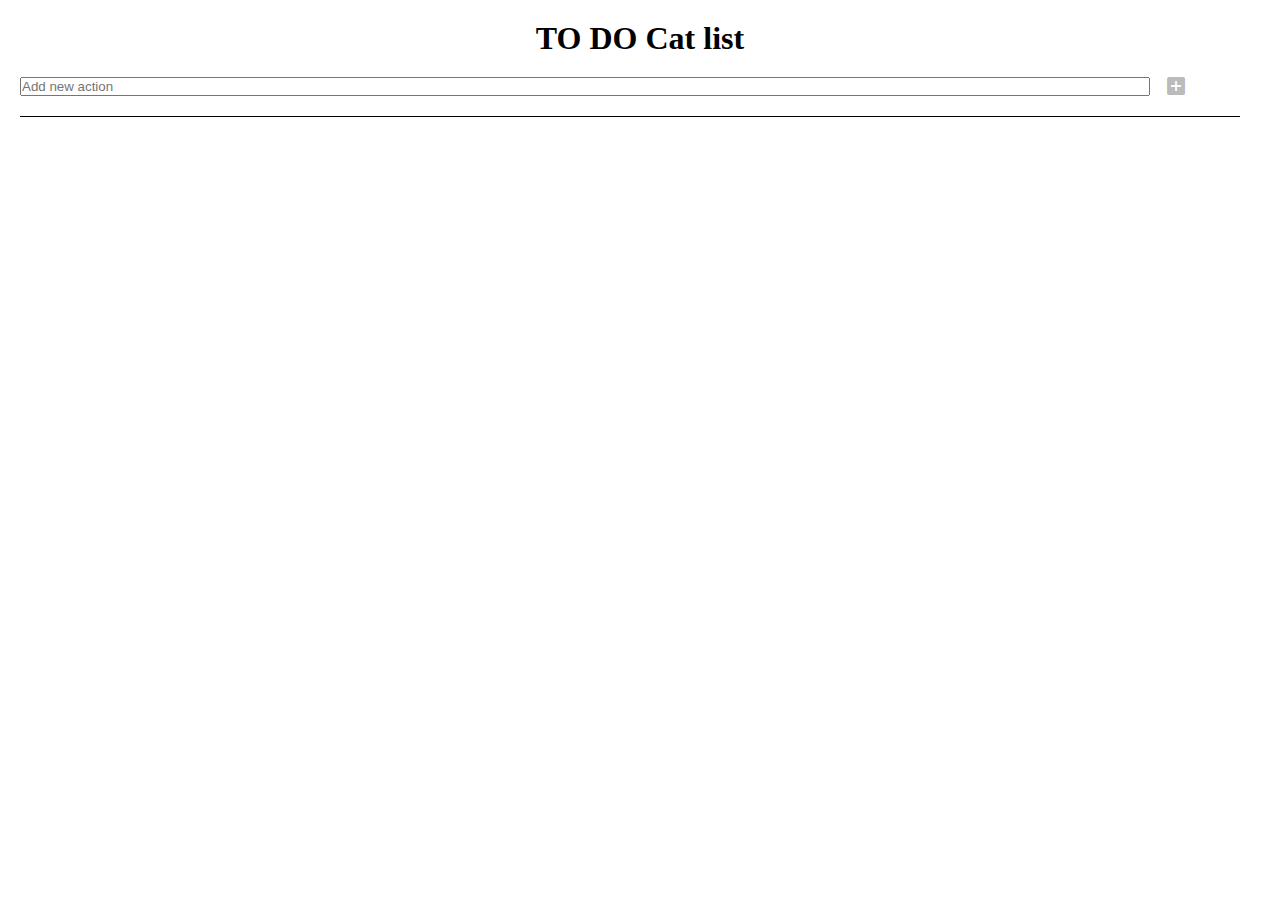
<file: FE_9_11_homework_dom/homework/index.html>
<!DOCTYPE html>
<html lang="en">

<head>
  <meta charset="UTF-8">
  <title>Homework 11 - TODO Cat List</title>
  <link rel="stylesheet" href="./assets/material-icons/material-icons.css">
  <link rel="stylesheet" href="./assets/styles.css">
</head>

<body>
  <div id="root">
    <h1>TO DO Cat list</h1>
    <input type="text" id="item" placeholder="Add new action" onkeyup="stoppedTyping()">
    <button id="button" onclick="addItem()" disabled>
      <i class="material-icons">add_box</i>
    </button>
  <hr>
    <ul id="list">
    </ul>
    <!-- <i class="material-icons">check_box_outline_blank</i> -->
  </div>
  <script src="./src/app.js"></script>
</body>

</html>
</file>
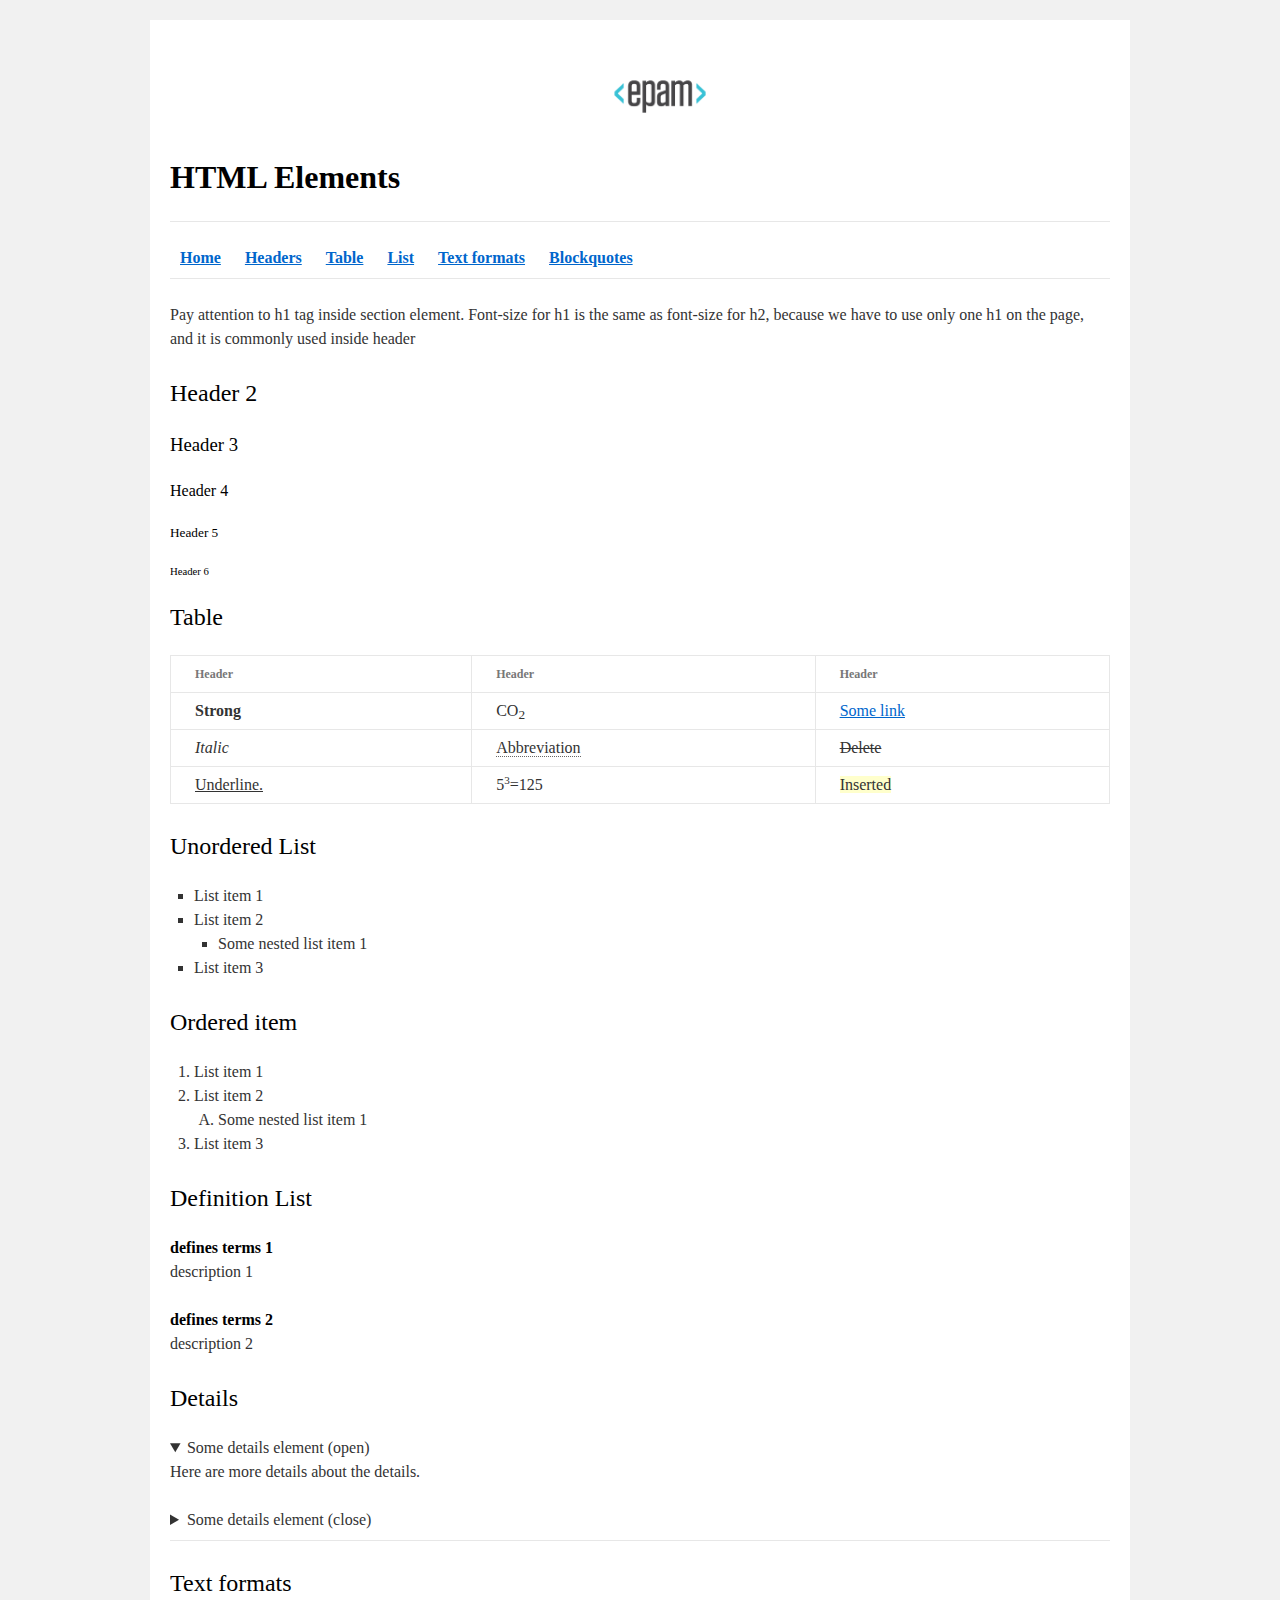
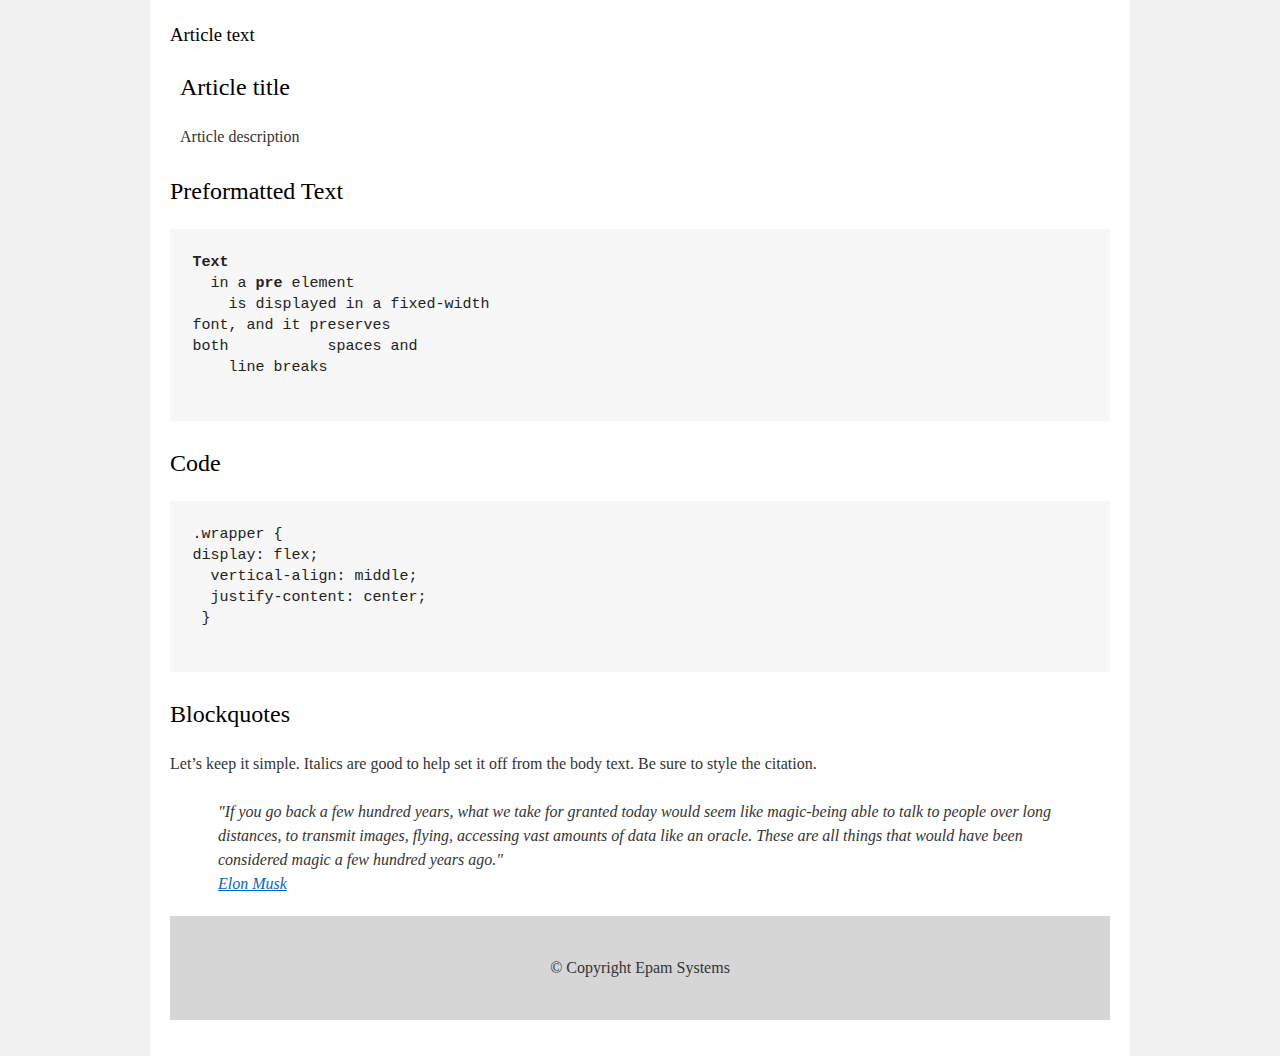
<file: FE_9_1_homework_html-basics/homework/index.html>
<!DOCTYPE html>
<html>

<head>
    <meta charset="utf-8">
    <title>HTML Basics</title>
    <link rel="stylesheet" href="style.css">
</head>

<body>
    <div id="wrapper">
        <div id="main">
            <div id="container">
                <div id="content" role="main">
                    <header id="home">
                        <img src="logo.png" alt="epamLogo">
                        <h1><b>HTML Elements</b></h1>
                        <hr>
                        <nav>
                            <a href="#"><b>Home</b></a>
                            <a href="#headers"><b>Headers</b></a>
                            <a href="#table"><b>Table</b></a>
                            <a href="#list"><b>List</b></a>
                            <a href="#textFormats"><b>Text formats</b></a>
                            <a href="#blockquotes"><b>Blockquotes</b></a>
                        </nav>
                        <hr>
                    </header>

                    <main>
                        <p>Pay attention to h1 tag inside section element. Font-size for h1 is the same as font-size for h2, because we have to use only one h1 on the page, and it is commonly used inside header
                        </p>

                        <section id="headers">
                            <h2>Header 2</h2>
                            <h3>Header 3</h3>
                            <h4>Header 4</h4>
                            <h5>Header 5</h5>
                            <h6>Header 6</h6>
                        </section>

                        <section id="table">
                            <h2>Table</h2>
                            <table>
                                <tr>
                                    <th>Header</th>
                                    <th>Header</th>
                                    <th>Header</th>
                                </tr>
                                <tr>
                                    <td><strong>Strong</strong></td>
                                    <td>CO<sub>2</sub></td>
                                    <td><a href="#">Some link</a></td>
                                </tr>
                                <tr>
                                    <td><i>Italic</i></td>
                                    <td><abbr>Abbreviation</abbr></td>
                                    <td><del>Delete</del></td>
                                </tr>
                                <tr>
                                    <td><u>Underline.</u></td>
                                    <td>5<sup><small>3</small></sup>=125</td>
                                    <td><ins>Inserted</ins></td>
                                </tr>
                            </table>
                        </section>

                        <section id="list">
                            <h2>Unordered List</h2>
                            <ul>
                                <li>List item 1</li>
                                <li>List item 2
                                    <ul>
                                        <li>Some nested list item 1</li>
                                    </ul>
                                </li>
                                <li>List item 3</li>
                            </ul>
                            <h2>Ordered item</h2>
                            <ol>
                                <li>List item 1</li>
                                <li>List item 2
                                    <ol>
                                        <li>Some nested list item 1</li>
                                    </ol>
                                </li>
                                <li>List item 3</li>
                            </ol>
                            <h2>Definition List</h2>
                            <dl>
                                <dt>defines terms 1</dt>
                                <dd>description 1</dd>
                            </dl>
                            <dl>
                                <dt>defines terms 2</dt>
                                <dd>description 2</dd>
                            </dl>
                        </section>

                        <h2>Details</h2>
                        <details open>
                            <summary>Some details element (open) </summary>
                            <p>Here are more details about the details.</p>
                        </details>
                        <details>
                            <summary>Some details element (close) </summary>
                            <p>Here are more details about the details.</p>
                        </details>
                        <hr>

                        <section id="textFormats">
                            <h2>Text formats</h2>

                            <h3>Article text</h3>
                            <article>
                                <h2>Article title</h2>
                                <p>Article description</p>
                            </article>

                            <h2>Preformatted Text</h2>
                            <pre>
<b>Text</b>
  in a <b>pre</b> element
    is displayed in a fixed-width
font, and it preserves
both           spaces and
    line breaks
                       </pre>
                            <h2>Code</h2>
                            <pre>
.wrapper {
display: flex;
  vertical-align: middle;
  justify-content: center;
 }
                      </pre>
                        </section>
                        <section id="blockquotes">
                            <h2>Blockquotes</h2>
                            <p>Let’s keep it simple. Italics are good to help set it off from the body text. Be sure to style the citation.</p>
                            <blockquote>
                                "If you go back a few hundred years, what we take for granted today would seem like magic-being able to talk to people over long distances, to transmit images, flying, accessing vast amounts of data like an oracle. These are all things that would have been considered magic a few hundred years ago."
                                <br>
                                <a href="#">Elon Musk</a>
                            </blockquote>
                        </section>
                    </main>
                    
                    <footer>© Copyright Epam Systems</footer>
                </div>
            </div>
        </div>
    </div>
</body>

</html>
</file>
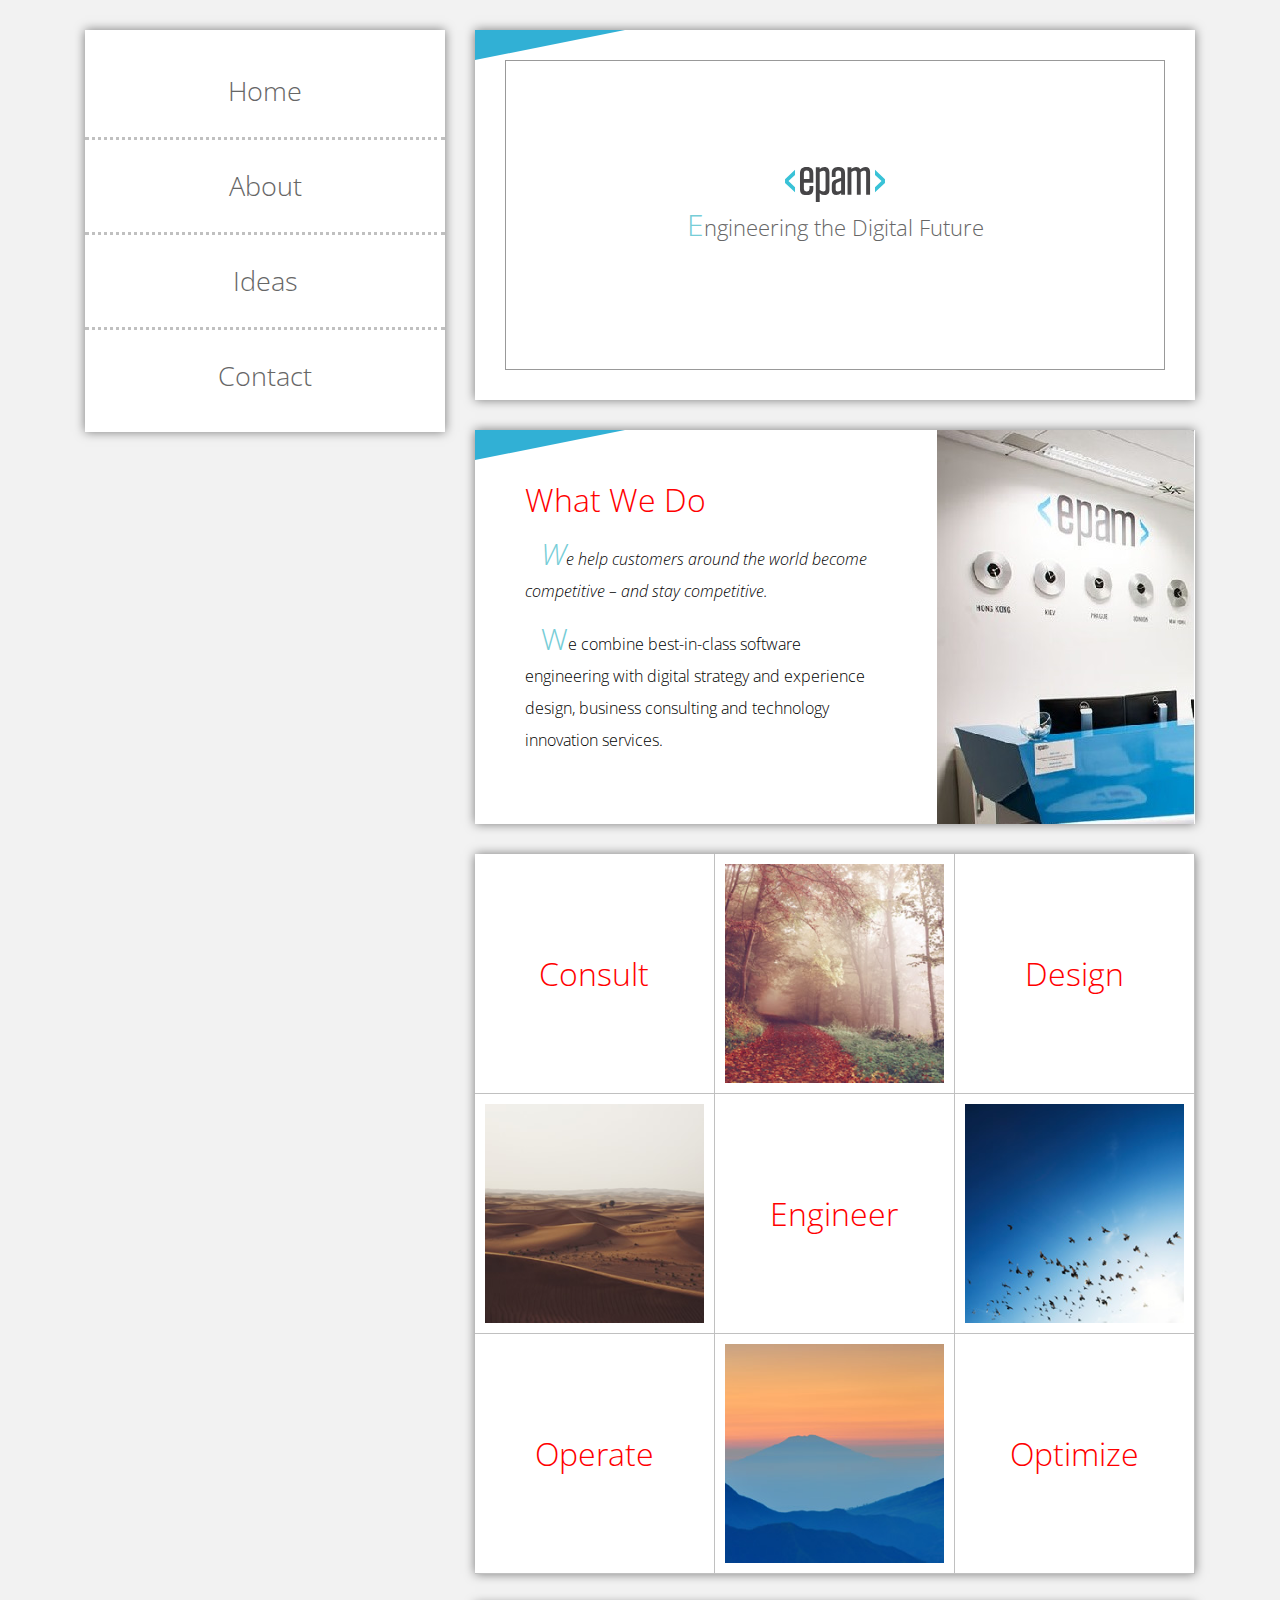
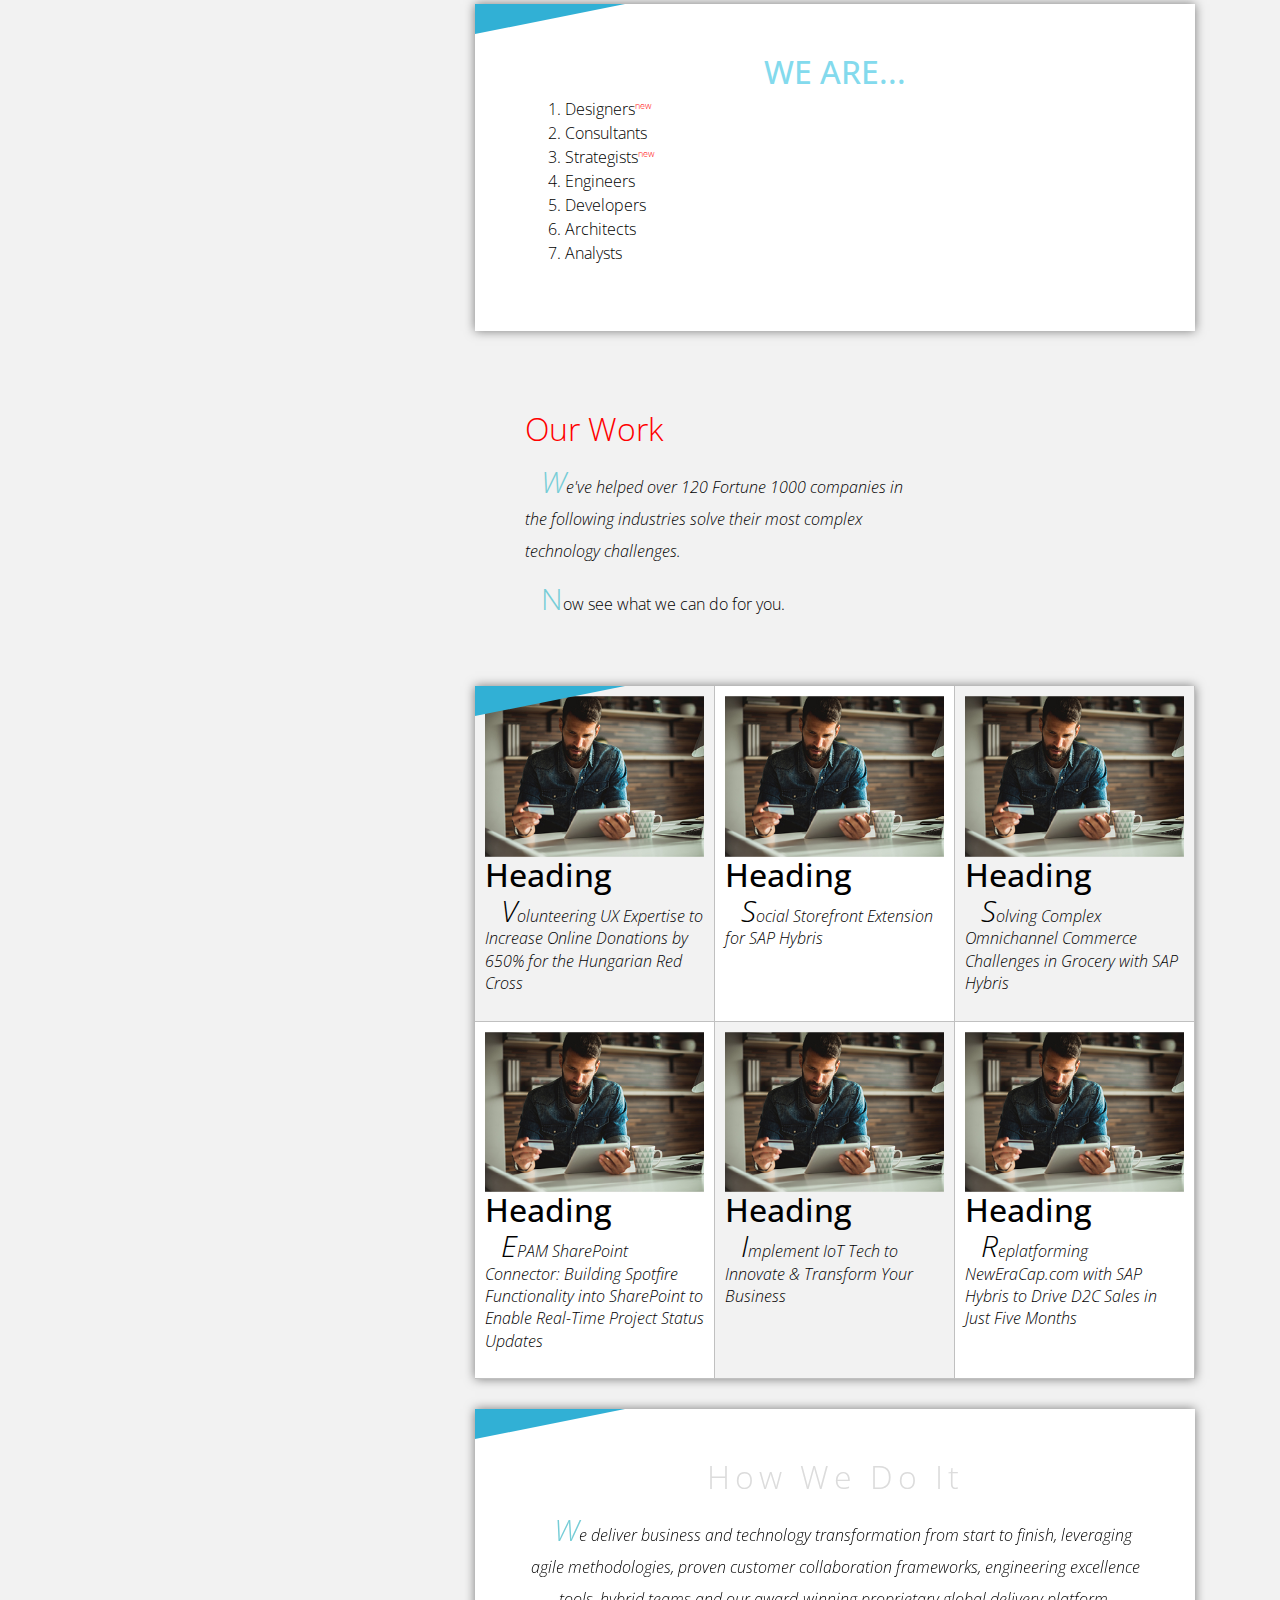
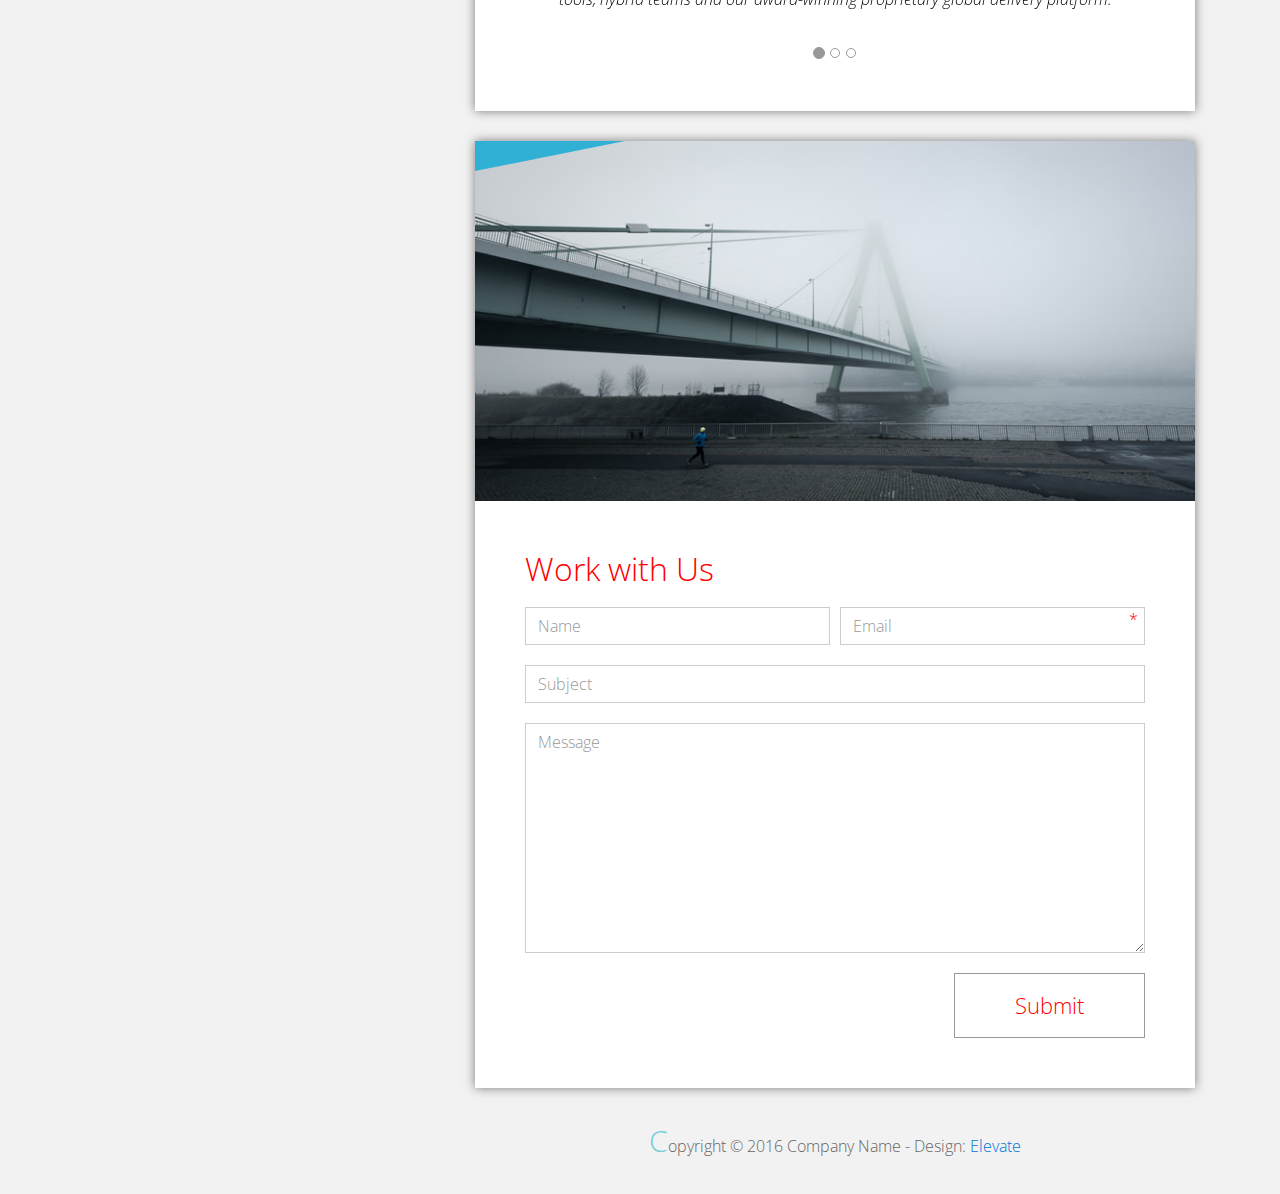
<file: FE_9_2_homework_css-basics/homework/index.html>
<!DOCTYPE html>
<html lang="en">
<head>
  <meta charset="utf-8">
  <meta http-equiv="X-UA-Compatible" content="IE=edge">
  <meta name="viewport" content="width=device-width, initial-scale=1">

  <title>CSS Basic HW</title>



  <!-- load stylesheets -->
  <link rel="stylesheet" href="http://fonts.googleapis.com/css?family=Open+Sans:300,400">
  <!-- Google web font "Open Sans" -->
  <link rel="stylesheet" href="css/bootstrap.min.css">
  <!-- Bootstrap style -->
  <link rel="stylesheet" href="css/general.css">
  <link rel="stylesheet" href="css/style.css">
  <!-- Templatemo style -->
</head>

<body>
<div class="container">

  <div class="tm-sidebar">
    <nav class="tm-main-nav">
      <ul>
        <li class="tm-nav-item"><a href="#home" class="tm-nav-item-link">Home</a></li>
        <li class="tm-nav-item"><a href="#about" class="tm-nav-item-link">About</a></li>
        <li class="tm-nav-item"><a href="#ideas" class="tm-nav-item-link">Ideas</a></li>
        <li class="tm-nav-item"><a href="#contact" class="tm-nav-item-link">Contact</a></li>
      </ul>
    </nav>
  </div>

  <div class="tm-main-content">

    <div id="home" class="tm-content-box margin-b-10">
      <div class="tm-banner">
        <div class="tm-banner-inner">
          <img src="img/EPAM_logo.svg" width="100" alt="">
          <p class="tm-banner-text">Engineering the Digital Future</p>
        </div>
      </div>
    </div>

    <section>
      <div class="tm-content-box flex-2-col">

        <div class="pad flex-item tm-team-description-container">
          <h2 class="tm-section-title">What We Do</h2>
          <p class="tm-section-description">We help customers around the world become competitive – and stay competitive.</p>
          <p class="tm-section-description"> We combine best-in-class software engineering with digital strategy and experience design, business consulting and technology innovation services.</p>
        </div>
        <div class="flex-item">
          <img src="img/image.jpg" alt="">
        </div>
        

      </div>
      <div id="about" class="tm-content-box">

        <ul class="boxes gallery-container">
          <li class="box box-bg">
            <h2 class="tm-section-title tm-section-title-box tm-box-bg-title">Consult</h2>
          </li>
          <li class="box">
            <a href="img/idea-large-01.jpg"><img src="img/idea-01.jpg" alt="Image"
                                                 class="img-fluid thumbnail"></a>
          </li>
          <li class="box box-bg">
            <h2 class="tm-section-title tm-section-title-box tm-box-bg-title">Design</h2>
          </li>
          <li class="box">
            <a href="img/idea-large-02.jpg"><img src="img/idea-02.jpg" alt="Image"
                                                 class="img-fluid thumbnail"></a>
          </li>
          <li class="box box-bg">
            <h2 class="tm-section-title tm-section-title-box tm-box-bg-title">Engineer</h2>
          </li>
          <li class="box">
            <a href="img/idea-large-03.jpg"><img src="img/idea-03.jpg" alt="Image"
                                                 class="img-fluid thumbnail"></a>
          </li>
          <li class="box box-bg">
            <h2 class="tm-section-title tm-section-title-box tm-box-bg-title">Operate</h2>
          </li>
          <li class="box">
            <a href="img/idea-large-04.jpg"><img src="img/idea-04.jpg" alt="Image"
                                                 class="img-fluid thumbnail"></a>
          </li>
          <li class="box box-bg">
            <h2 class="tm-section-title tm-section-title-box tm-box-bg-title">Optimize</h2>
          </li>
        </ul>

      </div>

    </section>

    <!-- slider -->
    <section class="heading tm-content-box">
      <div class="pad">
        <h2> WE ARE...</h2>
        <ol>
          <li><a href="index.html" class="text">Designers</a></li>
          <li><a href="index.html">Consultants</a></li>
          <li><a href="#" class="text">Strategists</a></li>
          <li><a href="#">Engineers</a></li>
          <li><a href="#">Developers</a></li>
          <li><a href="#">Architects</a></li>
          <li><a href="#">Analysts</a></li>
        </ol>
      </div>
    </section>

    <section class="blocks">
       <div class="pad flex-item tm-team-description-container">
          <h2 class="tm-section-title">Our Work</h2>
          <p class="tm-section-description">We've helped over 120 Fortune 1000 companies in the following industries solve their most complex technology challenges. </p>
          <p class="tm-section-description"> Now see what we can do for you.</p>
        </div>
      <div class="tm-content-box flex-2-col">
      </div>
      <div  class="tm-content-box">
        <ul class="boxes gallery-container">
          <li class="box">
            <img src="img/image-1.jpg" alt="Image" class="img-fluid">
            <div>
              <h2>Heading</h2>
              <p>Volunteering UX Expertise to Increase Online Donations by 650% for the Hungarian Red Cross</p>
            </div>
          </li>
          <li class="box">
            <img src="img/image-1.jpg" alt="Image" class="img-fluid">
            <div>
              <h2>Heading</h2>
              <p>Social Storefront Extension for SAP Hybris</p>
            </div>
          </li>
          <li class="box">
            <img src="img/image-1.jpg" alt="Image" class="img-fluid">
            <div>
              <h2>Heading</h2>
              <p>Solving Complex Omnichannel Commerce Challenges in Grocery with SAP Hybris</p>
            </div>
          </li>
          <li class="box">
            <img src="img/image-1.jpg" alt="Image" class="img-fluid">
            <div>
              <h2>Heading</h2>
              <p>EPAM SharePoint Connector: Building Spotfire Functionality into SharePoint to Enable Real-Time Project Status Updates</p>
            </div>
          </li>
          <li class="box">
            <img src="img/image-1.jpg" alt="Image" class="img-fluid">
            <div>
              <h2>Heading</h2>
              <p>Implement IoT Tech to Innovate &amp; Transform Your Business</p>
            </div>
          </li>
          <li class="box">
            <img src="img/image-1.jpg" alt="Image" class="img-fluid">
            <div>
              <h2>Heading</h2>
              <p>Replatforming NewEraCap.com with SAP Hybris to Drive D2C Sales in Just Five Months</p>
            </div>
          </li>
        </ul>

      </div>
    </section>

    <section id="ideas">
      <div id="tmCarousel" class="carousel slide tm-content-box" data-ride="carousel">

        <ol class="carousel-indicators">
          <li data-target="#tmCarousel" data-slide-to="0" class="active"></li>
          <li data-target="#tmCarousel" data-slide-to="1" class=""></li>
          <li data-target="#tmCarousel" data-slide-to="2" class=""></li>
        </ol>

        <div class="carousel-inner" role="listbox">

          <div class="carousel-item active">
            <div class="carousel-content">
              <div class="flex-item">
                <h2 class="tm-section-title">How We Do It</h2>
                <p class="tm-section-description carousel-description">We deliver business and technology transformation from start to finish, leveraging agile methodologies, proven customer collaboration frameworks, engineering excellence tools, hybrid teams and our award-winning proprietary global delivery platform.</p>
              </div>
            </div>
          </div>

          <div class="carousel-item">
            <div class="carousel-content">
              <div class="flex-item">
                <h2 class="tm-section-title">Our Clients</h2>
                <p class="tm-section-description carousel-description">Lorem ipsum dolor sit amet,
                  consectetur adipiscing elit. Quisque vel nisi pharetra nibh varius pharetra ac
                  sagittis nisi. Etiam pharetra vestibulum hendrerit. Pellentesque interdum metus
                  sed massa rutrum.</p>
              </div>
            </div>
          </div>

          <div class="carousel-item">
            <div class="carousel-content">
              <div class="flex-item">
                <h2 class="tm-section-title">Our Projects</h2>
                <p class="tm-section-description carousel-description">Donec ex libero, fringilla
                  vitae purus sit amet, rhoncus pharetra lorem. Pellentesque id sem id lacus
                  ultricies vehicula. Aliquam rutrum mi non. Pellentesque interdum metus sed massa
                  rutrum.</p>
              </div>
            </div>
          </div>

        </div>

      </div>
    </section>

    <section class="tm-content-box">
      <img src="img/contact.jpg" alt="Contact image" class="img-fluid">

      <div id="contact" class="pad">
        <h2 class="tm-section-title">Work with Us</h2>
        <form action="#contact" method="get" class="contact-form">

          <div class="form-group col-xs-12 col-sm-12 col-md-6 col-lg-6 form-group-2-col-left">
            <input type="text" id="contact_name" name="contact_name" class="form-control"
                   placeholder="Name" required/>
          </div>
          <div class="form-group col-xs-12 col-sm-12 col-md-6 col-lg-6 form-group-2-col-right mandatory-field">
            <input type="email" id="contact_email" name="contact_email" class="form-control"
                   placeholder="Email" required/>
          </div>
          <div class="form-group">
            <input type="text" id="contact_subject" name="contact_subject" class="form-control"
                   placeholder="Subject" required/>
          </div>
          <div class="form-group">
            <textarea id="contact_message" name="contact_message" class="form-control" rows="9"
                      placeholder="Message" required></textarea>
          </div>

          <button type="submit" class="btn btn-primary submit-btn">Submit</button>

        </form>
      </div>
    </section>

    <footer class="tm-footer">
      <p class="text-xs-center">Copyright &copy; 2016 Company Name

        - Design: <a rel="nofollow" href="http://www.templatemo.com/tm-481-elevate"
                     target="_parent">Elevate</a></p>
    </footer>

  </div>

</div>

</body>
</html>
</file>
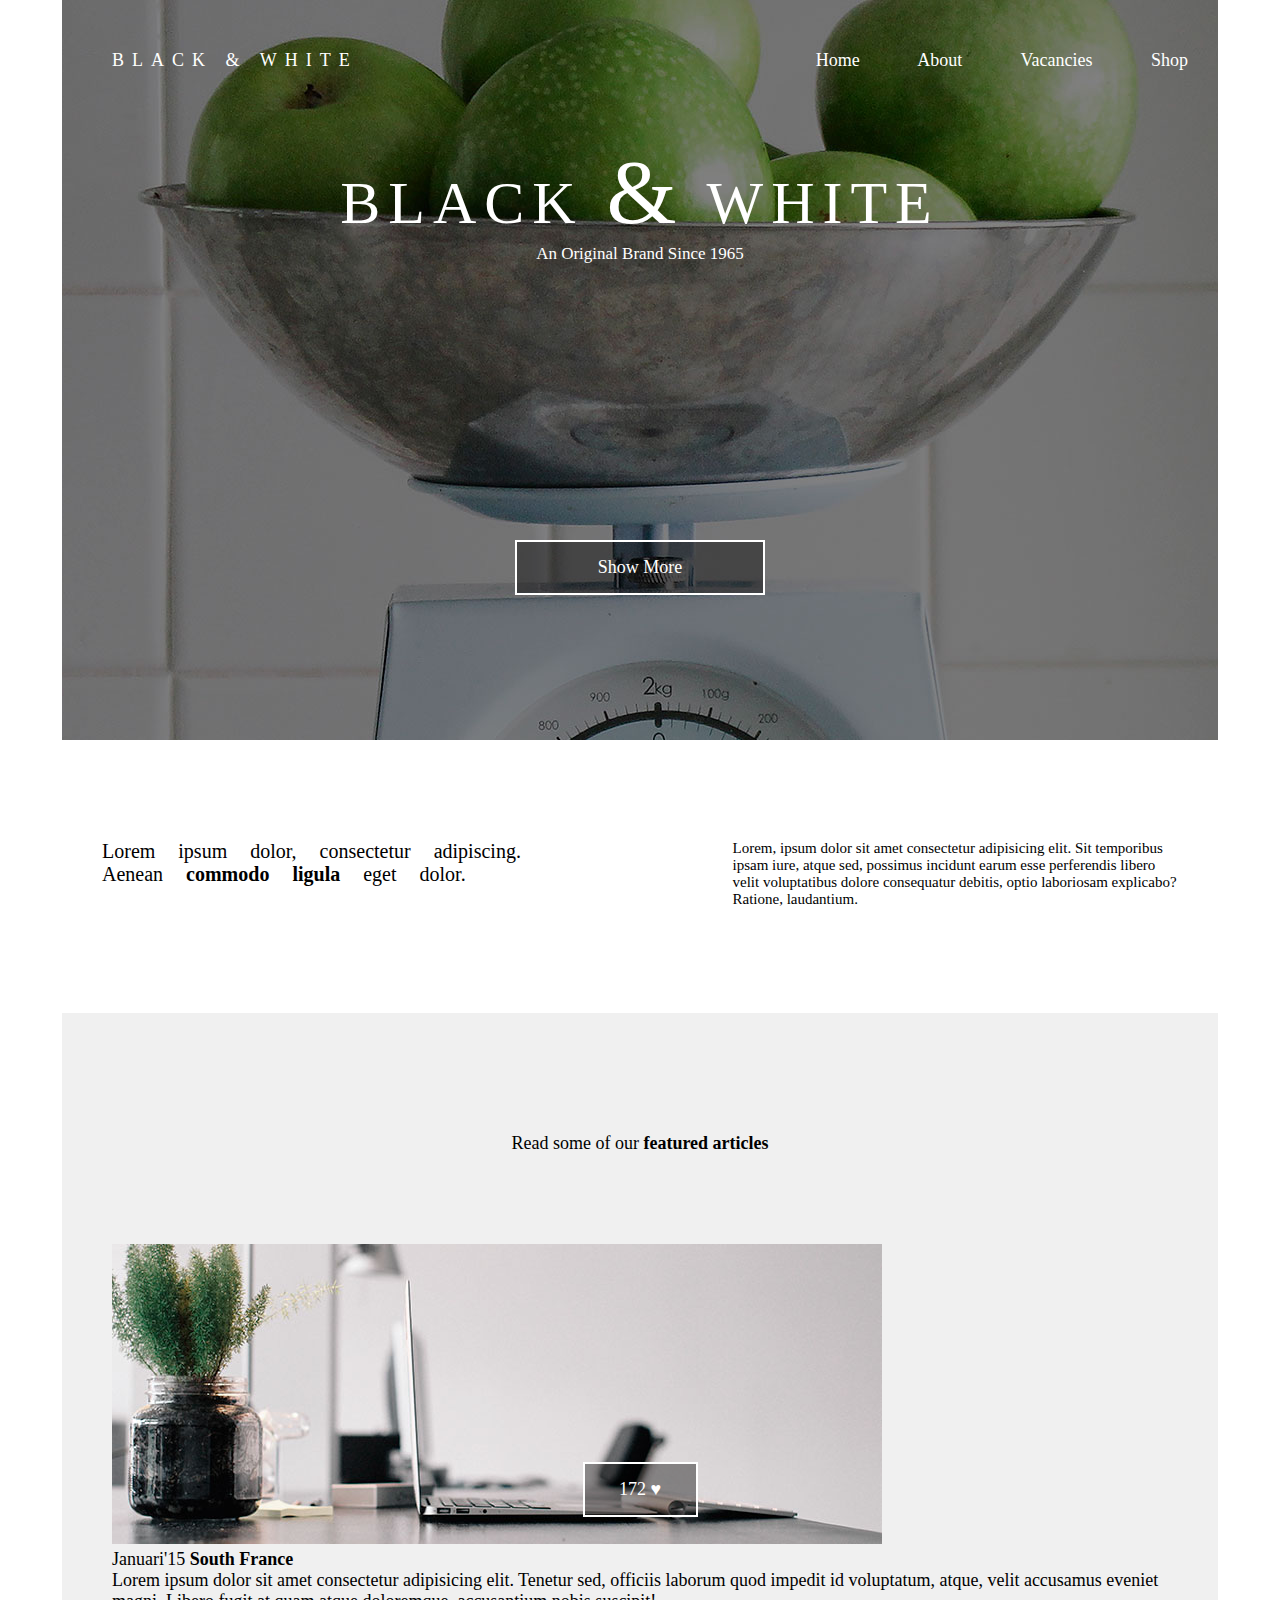
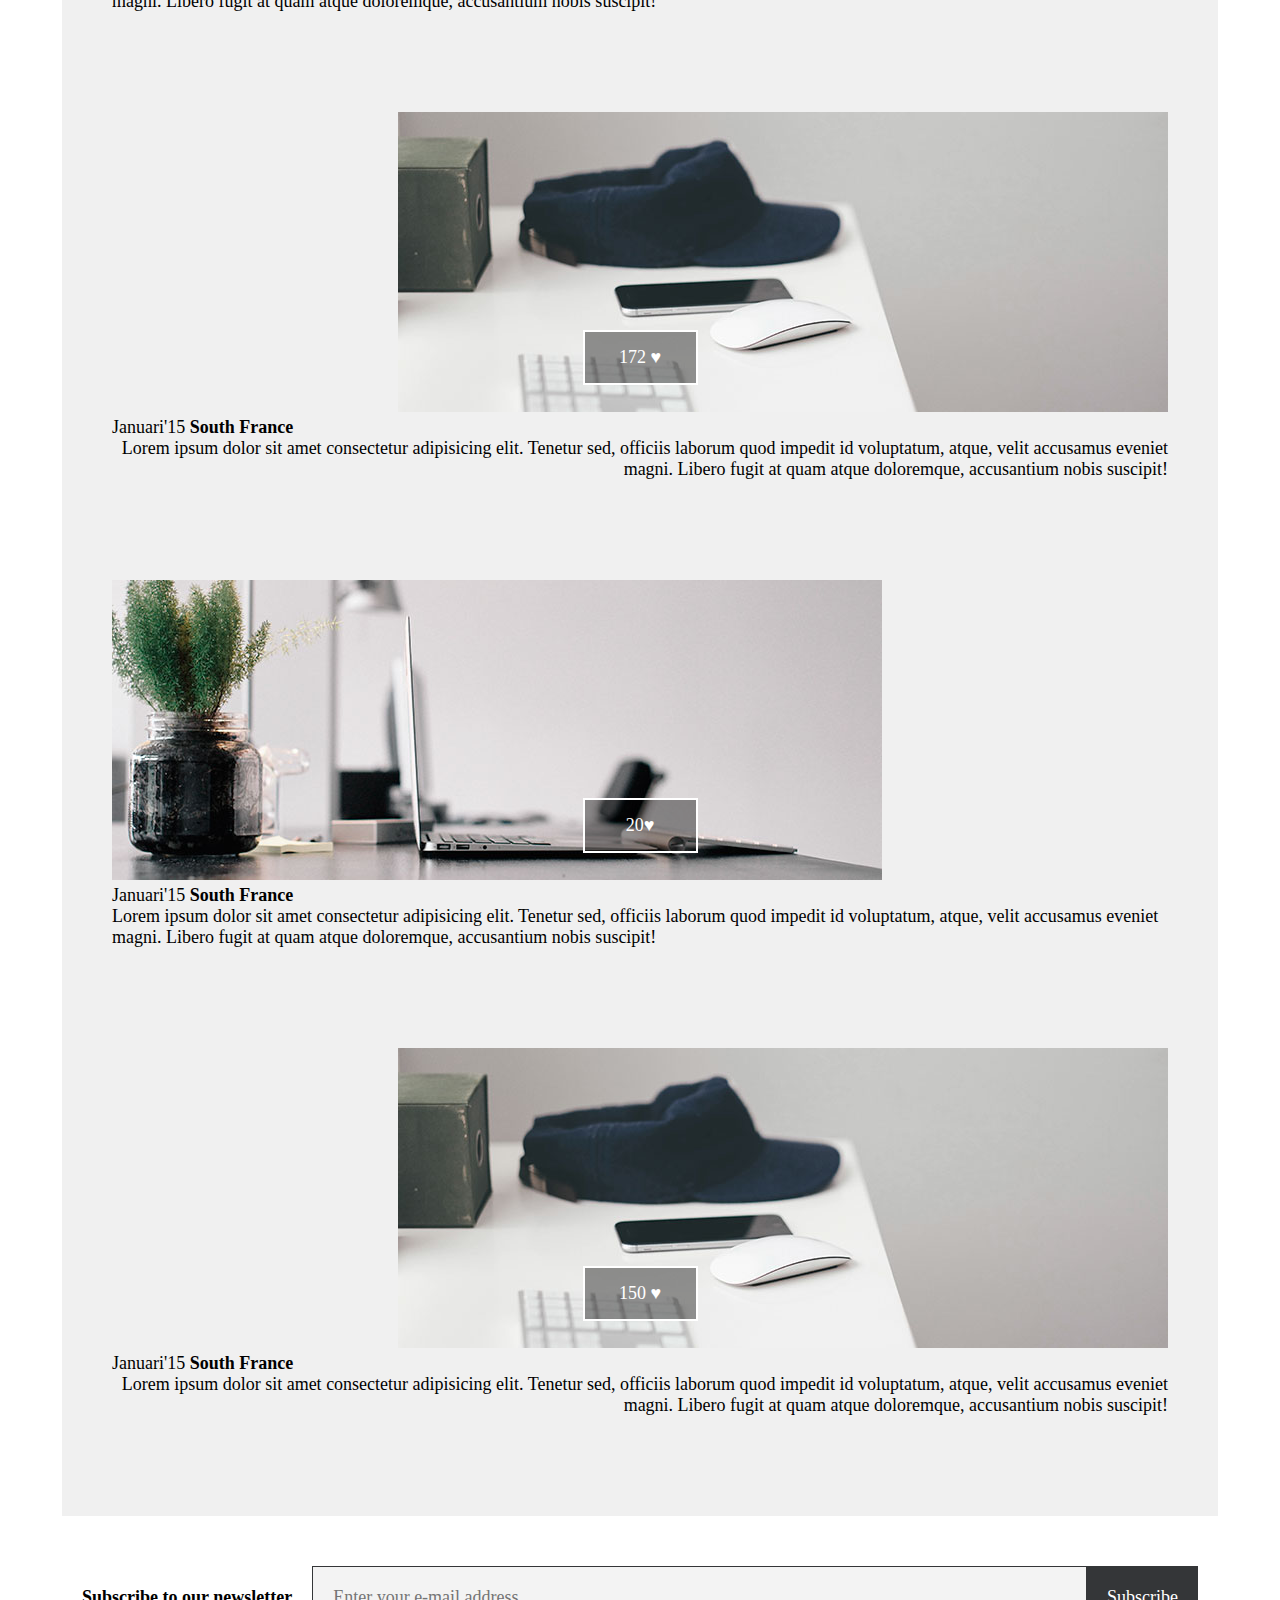
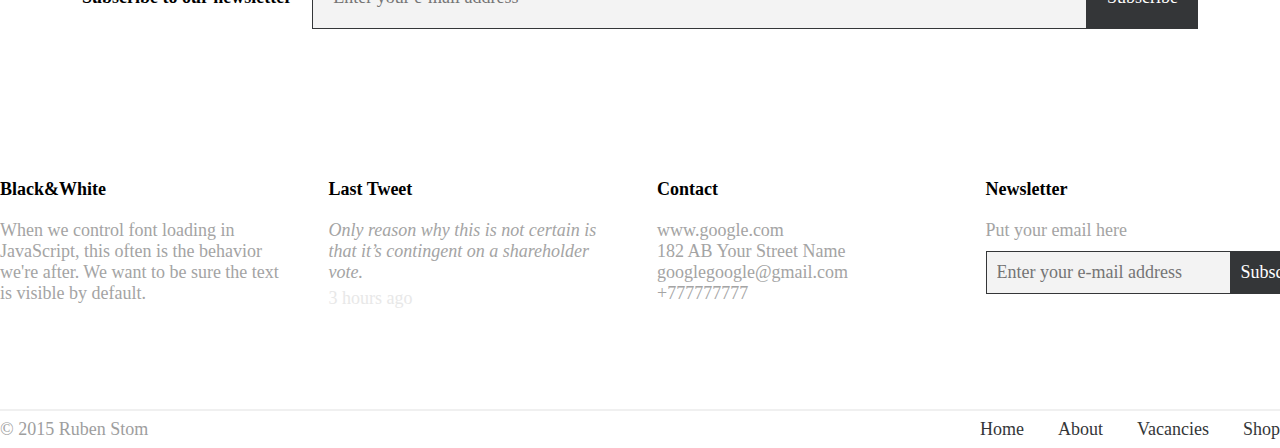
<file: FE_9_4_homework_css-layouts/homework/index.html>
<!DOCTYPE html>
<html lang="en">
<head>
  <meta charset="UTF-8">
  <meta name="viewport" content="width=device-width, initial-scale=1.0">
  <meta http-equiv="X-UA-Compatible" content="ie=edge">
  <title>CSS Layouts</title>
  <link rel="stylesheet" href="css/style.css">
  <link href="https://fonts.googleapis.com/css?family=Open+Sans" rel="stylesheet preload">
</head>
<body>
    <div class="main-wrapper">
      <header>
        <div class="logo">
            <p>Black &amp; white</p>
        </div>
        <nav>
            <a role="button" href="#home" target="_self">Home</a>
            <a role="button" href="#about" target="_self">About</a>
            <a role="button" href="#vacancies" target="_self">Vacancies</a>
            <a role="button" href="#shop" target="_self">Shop</a>
        </nav>
        <div class="heading">
          <h1>black <span>&amp;</span> white</h1>
          <p>An Original Brand Since 1965</p>
        </div>
        <button type="button">Show More</button>
      </header>
      <section class="subheader">
        <div class="firstColumn">
          <p>Lorem ipsum dolor, consectetur adipiscing. Aenean <b>commodo ligula</b> eget dolor.</p>
        </div>
        <div class="secondColumn">
          <p>Lorem, ipsum dolor sit amet consectetur adipisicing elit. Sit temporibus ipsam iure, atque sed, possimus incidunt earum esse perferendis libero velit voluptatibus dolore consequatur debitis, optio laboriosam explicabo? Ratione, laudantium.</p>
        </div>
      </section>
      <main>
        <p>Read some of our <b>featured articles</b></p>
        
        <article>
          <img src="img/sample.jpg" alt="">
          <p>Januari'15 <b>South France</b></p>
          <div>
            <div class="post-description">Lorem ipsum dolor sit amet consectetur adipisicing elit. Tenetur sed, officiis laborum quod impedit id voluptatum, atque, velit accusamus eveniet magni. Libero fugit at quam atque doloremque, accusantium nobis suscipit!
          </div>
          <button class="like" type="button">172 &hearts;</button>
          </div>
        </article>

        <article>
            <img src="img/sample3.jpg" alt="">
            <p>Januari'15 <b>South France</b></p>
            <div>
              <div class="post-description">Lorem ipsum dolor sit amet consectetur adipisicing elit. Tenetur sed, officiis laborum quod impedit id voluptatum, atque, velit accusamus eveniet magni. Libero fugit at quam atque doloremque, accusantium nobis suscipit!
            </div>
            <button class="like" type="button">172 &hearts;</button>
            </div>
        </article>
        
        <article>
            <img src="img/sample.jpg" alt="">
            <p>Januari'15 <b>South France</b></p>
            <div>
              <div class="post-description">Lorem ipsum dolor sit amet consectetur adipisicing elit. Tenetur sed, officiis laborum quod impedit id voluptatum, atque, velit accusamus eveniet magni. Libero fugit at quam atque doloremque, accusantium nobis suscipit!
            </div>
            <button class="like" type="button">20&hearts;</button>
            </div>
        </article>

        <article>
            <img src="img/sample3.jpg" alt="">
            <p>Januari'15 <b>South France</b></p>
            <div>
              <div class="post-description">Lorem ipsum dolor sit amet consectetur adipisicing elit. Tenetur sed, officiis laborum quod impedit id voluptatum, atque, velit accusamus eveniet magni. Libero fugit at quam atque doloremque, accusantium nobis suscipit!
            </div>
            <button class="like" type="button">150 &hearts;</button>
            </div>
        </article>

        <section class="newsletter-subscription">
            <h2 class="newsletter-subscription__header">Subscribe to our <b>newsletter</b></h2>
            <form action="/subscribtion" method="post" class="newsletter-subscription__form">
                <input type="email" name="email" class="newsletter-subscription__email" placeholder="Enter your e-mail address" required>
                <input type="submit" class="newsletter-subscription__btn" value="Subscribe">
            </form>
        </section>
      </main>
    </div>
    <footer>
        <div class="wrapper">
            <section class="footer-info">
                <div class="footer__about">
                    <h4 class="footer-info__header">Black&amp;White</h4>
                    <p class="footer__text">When we control font loading in JavaScript, this often is the behavior we're after.
                        We want to be sure the text is visible by default.</p>
                </div>
                <div class="footer__last-tweet">
                    <h4 class="footer-info__header">Last Tweet</h4>
                    <blockquote class="footer__last-tweet-text">Only reason why this is not certain is that it’s contingent
                        on a shareholder vote.</blockquote>
                    <p class="footer__last-tweet-time">3 hours ago</p>
                </div>
                <div class="footer__contact">
                    <h4 class="footer-info__header">Contact</h4>
                    <p class="footer__text"><a href="#"></a>www.google.com</p>
                    <p class="footer__text"><a href="#">182 AB Your Street Name</a></p>
                    <p class="footer__text"><a href="#">googlegoogle@gmail.com</a></p>
                    <p class="footer__text"><a href="tel:+777777777">+777777777</a></p>
                </div>
                <div class="footer__newsletter">
                    <h4 class="footer-info__header">Newsletter</h4>
                    <p class="footer__text">Put your email here</p>
                    <form action="/subscribtion" method="post" class="newsletter-subscription__form--footer">
                        <input type="email" name="email" class="newsletter-subscription__email--footer" placeholder="Enter your e-mail address" required>
                        <input type="submit" class="newsletter-subscription__btn--footer" value="Subscribe">
                    </form>
                </div>
            </section>
            <div class="footer__bottom">
                <p class="footer__copyright">&copy; 2015 Ruben Stom</p>
                <ul class="footer__navigation">
                    <li><a href="/" class="footer__navigation__item">Home</a></li>
                    <li><a href="/about" class="footer__navigation__item">About</a></li>
                    <li><a href="/vacancies" class="footer__navigation__item">Vacancies</a></li>
                    <li><a href="/shop" class="footer__navigation__item">Shop</a></li>
                </ul>
            </div>
        </div>
    </footer>
</body>
</html>
</file>
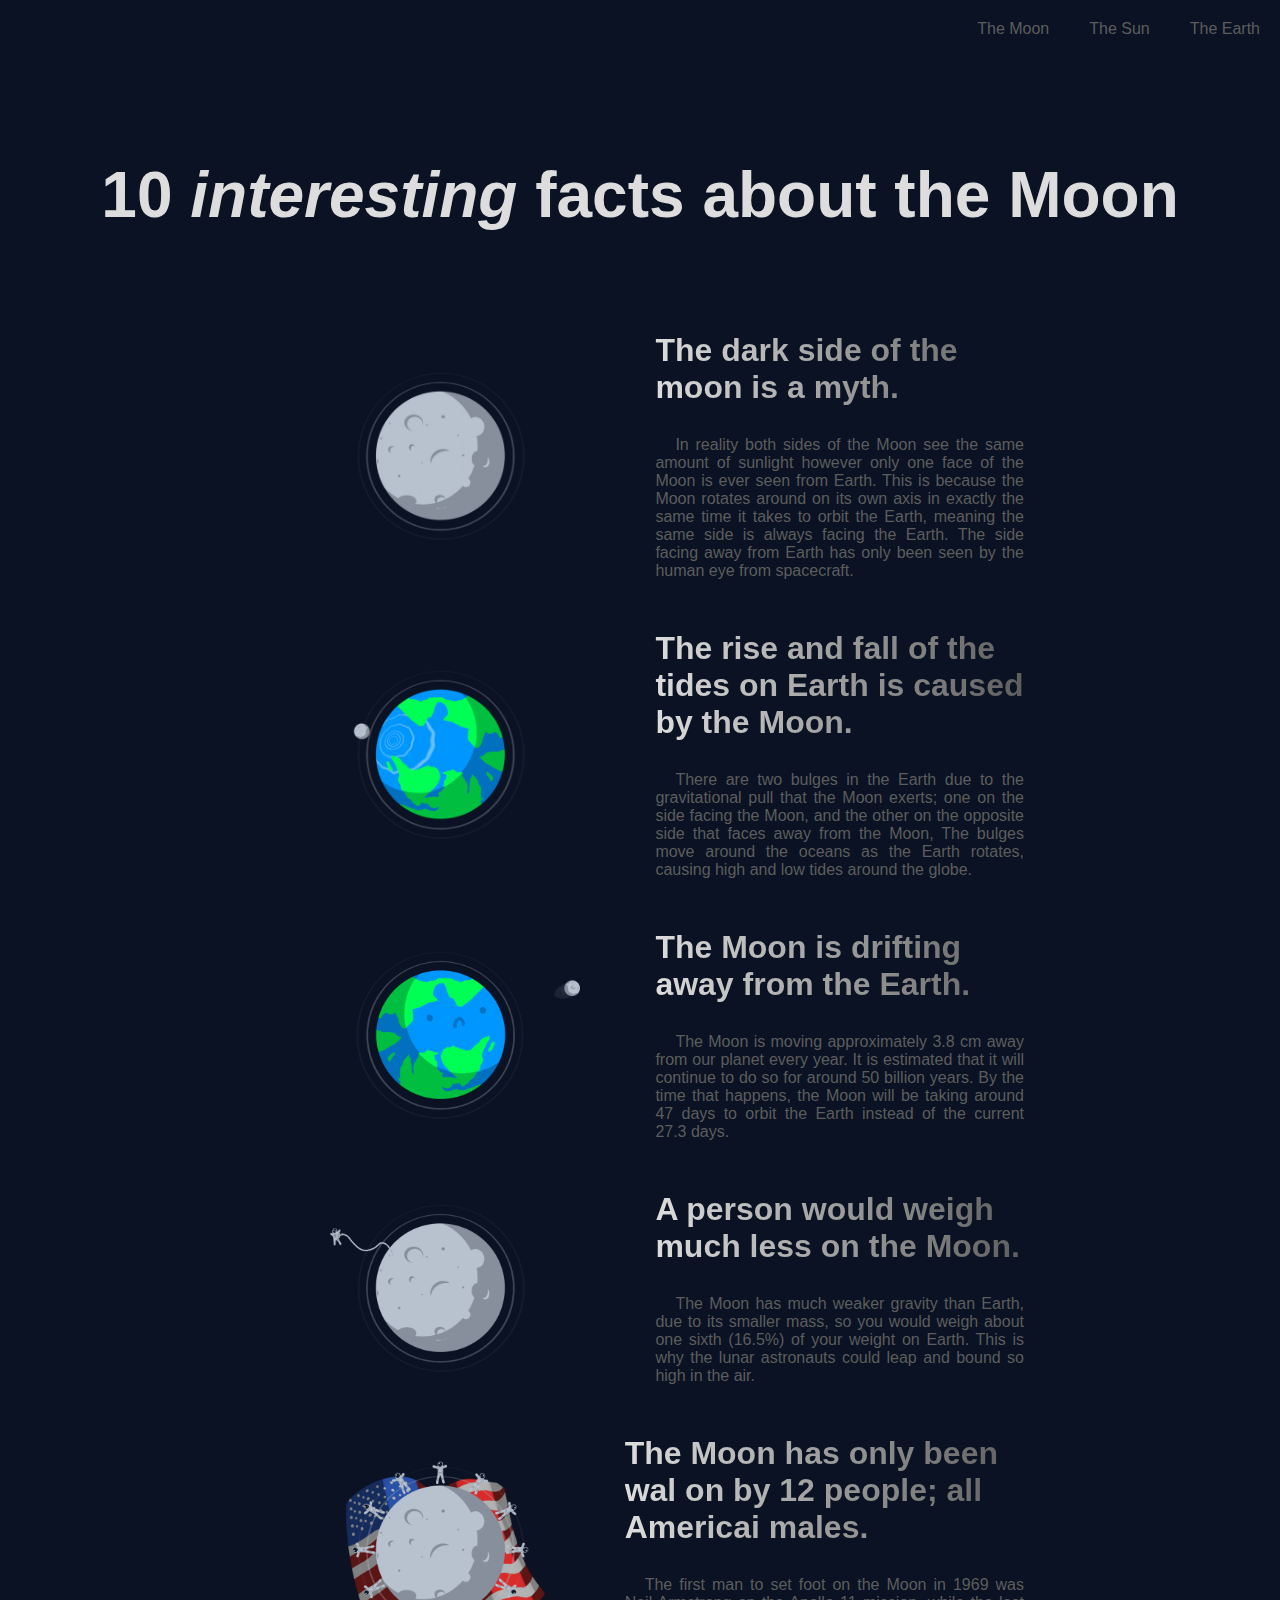
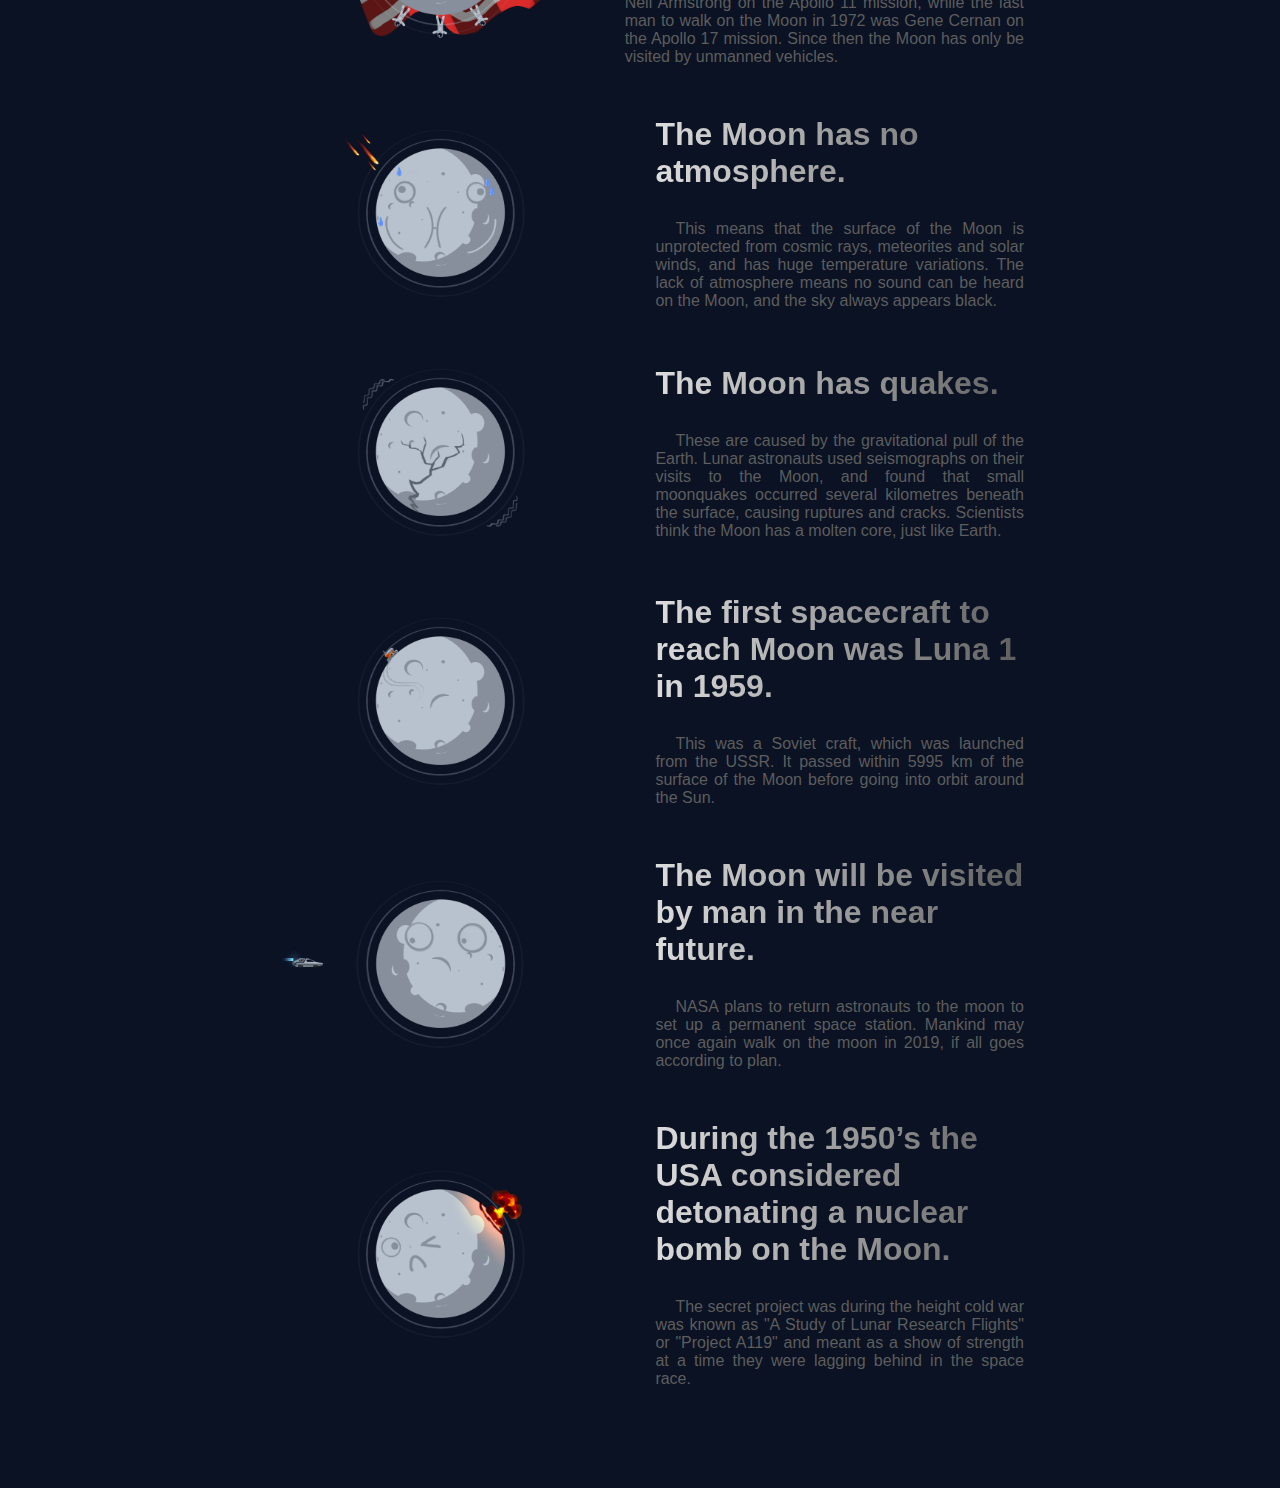
<file: FE_9_5_homework_responsive/homework/src/index.html>
<!DOCTYPE html>
<html lang="en">
<head>
  <meta charset="UTF-8">
  <meta name="viewport" content="width=device-width, initial-scale=1.0">
  <meta http-equiv="X-UA-Compatible" content="ie=edge">
  <link rel="stylesheet" href="styles.css">
  <title>Responsive</title>
</head>
<body>
  <header>
    <nav>
      <ul class="menu">
        <li class="nav-item"><a href="#moon" class="nav-link active" tabindex="1">The Moon</a></li>
        <li class="nav-item"><a href="#sun" class="nav-link" tabindex="2">The Sun</a></li>
        <li class="nav-item"><a href="#earth" class="nav-link" tabindex="3">The Earth</a></li>
      </ul>
    </nav>
  </header>
  <main>
    <div class="mainContent">
        <h1>10 <i>interesting</i> facts about the Moon</h1>
        <div class="content">
          <article>
            <img src="../assets/dark-side.png"  
              alt="The dark side of the moon is a myth.">
            <div class="text">
              <h3>The dark side of the moon is a myth.</h3>
              <p>
                In reality both sides of the Moon see the same amount of sunlight however only one face of the Moon 
                is ever seen from Earth. This is because the Moon rotates around on its own axis in exactly the 
                same time it takes to orbit the Earth, meaning the same side is always facing the Earth. 
                The side facing away from Earth has only been seen by the human eye from spacecraft.
              </p>
            </div>
          </article>
          <article>
            <img src="../assets/earth-tides.png" 
              alt="The rise and fall of the tides on Earth is caused by the Moon.">
            <div class="text">
              <h3 class="thumbnail-title">The rise and fall of the tides on Earth is caused by the Moon.</h3>
              <p>
                There are two bulges in the Earth due to the gravitational pull that the Moon exerts; one on the 
                side facing the Moon, and the other on the opposite side that faces away from the Moon, 
                The bulges move around the oceans as the Earth rotates, causing high and low tides around the globe.
              </p>
            </div>
          </article>
          <article>
            <img src="../assets/drifting-moon.png"
              alt="The Moon is drifting away from the Earth.">
            <div class="text">
              <h3>The Moon is drifting away from the Earth.</h3>
              <p>
                The Moon is moving approximately 3.8 cm away from our planet every year. It is estimated that it will 
                continue to do so for around 50 billion years. By the time that happens, the Moon will be taking 
                around 47 days to orbit the Earth instead of the current 27.3 days.
              </p>
            </div>
          </article>
          <article>
            <img src="../assets/less-weight-on-the-moon.png"
              alt="A person would weigh much less on the Moon.">
            <div class="text">
              <h3>A person would weigh much less on the Moon.</h3>
              <p>
                The Moon has much weaker gravity than Earth, due to its smaller mass, so you would weigh about one sixth 
                (16.5%) of your weight on Earth. This is why the lunar astronauts could leap and bound so high in the air.
              </p>
            </div>
          </article>
          <article>
            <img src="../assets/12-americans.png" 
              alt="The Moon has only been wal on by 12 people; all Americai males.">
            <div class="fact-text">
              <h3>The Moon has only been wal on by 12 people; all Americai males.</h3>
              <p>
                The first man to set foot on the Moon in 1969 was Neil Armstrong on the Apollo 11 mission, while the last 
                man to walk on the Moon in 1972 was Gene Cernan on the Apollo 17 mission. Since then the Moon has only be 
                visited by unmanned vehicles.
              </p>
            </div>
          </article>
          <article>
            <img src="../assets/no-atmosphere.png" 
              alt="The Moon has no atmosphere.">
            <div class="text">
              <h3>The Moon has no atmosphere.</h3>
              <p>
                This means that the surface of the Moon is unprotected from cosmic rays, meteorites and solar winds, and has 
                huge temperature variations. The lack of atmosphere means no sound can be heard on the Moon, and the sky 
                always appears black.
              </p>
            </div>
          </article>
          <article>
            <img src="../assets/moon-quakes.png" 
              alt="The Moon has quakes.">
            <div class="text">
              <h3>The Moon has quakes.</h3>
              <p>
                These are caused by the gravitational pull of the Earth. Lunar astronauts used seismographs on their visits 
                to the Moon, and found that small moonquakes occurred several kilometres beneath the surface, causing ruptures 
                and cracks. Scientists think the Moon has a molten core, just like Earth.
              </p>
            </div>
          </article>
          <article >
            <img src="../assets/spacecraft.png" 
              alt="The first spacecraft to reach Moon was Luna 1 in 1959.">
            <div class="text">
              <h3>The first spacecraft to reach Moon was Luna 1 in 1959.</h3>
              <p>
                This was a Soviet craft, which was launched from the USSR. It passed within 5995 km of the surface of the Moon 
                before going into orbit around the Sun.
              </p>
            </div>
          </article>
          <article>
            <img src="../assets/moon-station.png" 
              alt="The Moon will be visited by man in the near future.">
            <div class="text">
              <h3>The Moon will be visited by man in the near future.</h3>
              <p>
                NASA plans to return astronauts to the moon to set up a permanent space station. Mankind may once again walk on 
                the moon in 2019, if all goes according to plan.
              </p>
            </div>
          </article>
          <article>                
            <img src="../assets/nuclear-bomb.png" 
              alt="During the 1950’s the USA considered detonating a nuclear bomb on the Moon.">
            <div class="text">
              <h3>During the 1950’s the USA considered detonating a nuclear bomb on the Moon.</h3>
              <p>
                The secret project was during the height cold war was known as "A Study of Lunar Research Flights" or "Project 
                A119" and meant as a show of strength at a time they were lagging behind in the space race.
              </p>
            </div>
          </article>
        </div>        
    </div>
  </main>
  <a href="#page-top" class="scroll-up" tabindex="4">Up</a>  
</body>
</html>
</file>
<file: FE_9_11_homework_dom/homework/assets/material-icons/material-icons.css>
@font-face {
  font-family: 'Material Icons';
  font-style: normal;
  font-weight: 400;
  src: url(MaterialIcons-Regular.eot); /* For IE6-8 */
  src: local('Material Icons'),
       local('MaterialIcons-Regular'),
       url(MaterialIcons-Regular.woff2) format('woff2'),
       url(MaterialIcons-Regular.woff) format('woff'),
       url(MaterialIcons-Regular.ttf) format('truetype');
}

.material-icons {
  font-family: 'Material Icons';
  font-weight: normal;
  font-style: normal;
  font-size: 24px;  /* Preferred icon size */
  display: inline-block;
  line-height: 1;
  text-transform: none;
  letter-spacing: normal;
  word-wrap: normal;
  white-space: nowrap;
  direction: ltr;

  /* Support for all WebKit browsers. */
  -webkit-font-smoothing: antialiased;
  /* Support for Safari and Chrome. */
  text-rendering: optimizeLegibility;

  /* Support for Firefox. */
  -moz-osx-font-smoothing: grayscale;

  /* Support for IE. */
  font-feature-settings: 'liga';
}
</file>
<file: FE_9_11_homework_dom/homework/assets/styles.css>
/* Your styles goes here */
* {
  margin: 0 auto;
  padding: 0;
}

h1 {
  padding-top: 20px;
  text-align: center;
}

#item {
  margin: 20px;
  width: 88%;
  line-height: 12px;
  margin-right: 10px;
}

#button {
  background: transparent;
  border: none;
  vertical-align: middle;
}

hr{
    display: block;
    height: 1px;
    border: 0;
    border-top: 1px solid black;
    margin-left:20px;
    margin-right:40px;
    padding: 0;
    
}

ul{
  margin-left:50px;
  margin-top:10px;
  list-style-type: none;
}
</file>
<file: FE_9_1_homework_html-basics/homework/style.css>
html, body, div, span, applet, object, iframe,
h1, h2, h3, h4, h5, h6, p, blockquote, pre,
a, abbr, acronym, address, big, cite, code,
del, dfn, em, font, img, ins, kbd, q, s, samp,
small, strike, strong, sub, sup, tt, var,
b, u, i, center,
dl, dt, dd, ol, ul, li,
fieldset, form, label, legend,
table, caption, tbody, tfoot, thead, tr, th, td{background:transparent;border:0;margin:0;padding:0;vertical-align:baseline;}body{line-height:1;}h1, h2, h3, h4, h5, h6{clear:both;font-weight:normal;}ol, ul{list-style:none;}blockquote{quotes:none;}blockquote:before, blockquote:after{content:'';content:none;}del{text-decoration:line-through;}table{border-collapse:collapse;border-spacing:0;}a img{border:none;}#container{float:left;margin:0 -240px 0 0;width:100%;}#primary,
#secondary{float:right;overflow:hidden;width:220px;}#secondary{clear:right;}#footer{clear:both;width:100%;}.one-column #content{margin:0 auto;width:640px;}.single-attachment #content{margin:0 auto;width:900px;}body,
input,
textarea,
.page-title span,
.pingback a.url{font-family:Georgia, "Bitstream Charter", serif;}h3#comments-title,
h3#reply-title,
#access .menu,
#access div.menu ul,
#cancel-comment-reply-link,
.form-allowed-tags,
#site-info,
#site-title,
#wp-calendar,
.comment-meta,
.comment-body tr th,
.comment-body thead th,
.entry-content label,
.entry-content tr th,
.entry-content thead th,
.entry-meta,
.entry-title,
.entry-utility,
#respond label,
.navigation,
.page-title,
.pingback p,
.reply,
.widget-title,
.wp-caption-text{font-family:"Helvetica Neue", Arial, Helvetica, "Nimbus Sans L", sans-serif;}input[type="submit"]{font-family:"Helvetica Neue", Arial, Helvetica, "Nimbus Sans L", sans-serif;}pre{font-family:"Courier 10 Pitch", Courier, monospace;}code{font-family:Monaco, Consolas, "Andale Mono", "DejaVu Sans Mono", monospace;}#access .menu-header,
div.menu,
#colophon,
#branding,
#main,
#wrapper{margin:0 auto;width:940px;}#wrapper{background:#fff;margin-top:20px;padding:0 20px;}#footer-widget-area{overflow:hidden;}#footer-widget-area .widget-area{float:left;margin-right:20px;width:220px;}#footer-widget-area #fourth{margin-right:0;}#site-info{float:left;font-size:14px;font-weight:bold;width:700px;}#site-generator{float:right;width:220px;}body{background:#f1f1f1;}body,
input,
textarea{color:#666;font-size:12px;line-height:18px;}hr{background-color:#e7e7e7;border:0;clear:both;height:1px;margin-bottom:18px;}p{margin-bottom:18px;}ul{list-style:square;margin:0 0 18px 1.5em;}ol{list-style:decimal;margin:0 0 18px 1.5em;}ol ol{list-style:upper-alpha;}ol ol ol{list-style:lower-roman;}ol ol ol ol{list-style:lower-alpha;}ul ul,
ol ol,
ul ol,
ol ul{margin-bottom:0;}dl{margin:0 0 24px 0;}dt{font-weight:bold;}dd{margin-bottom:18px;}strong{font-weight:bold;}cite,
em,
i{font-style:italic;}big{font-size:131.25%;}ins{background:#ffc;text-decoration:none;}blockquote{font-style:italic;padding:0 3em;}blockquote cite,
blockquote em,
blockquote i{font-style:normal;}pre{background:#f7f7f7;color:#222;line-height:18px;margin-bottom:18px;overflow:auto;padding:1.5em;}abbr,
acronym{border-bottom:1px dotted #666;cursor:help;}sup,
sub{height:0;line-height:1;position:relative;vertical-align:baseline;}sup{bottom:1ex;}sub{top:.5ex;}small{font-size:smaller;}input[type="text"],
input[type="password"],
input[type="email"],
input[type="url"],
input[type="number"],
textarea{background:#f9f9f9;border:1px solid #ccc;box-shadow:inset 1px 1px 1px rgba(0,0,0,0.1);-moz-box-shadow:inset 1px 1px 1px rgba(0,0,0,0.1);-webkit-box-shadow:inset 1px 1px 1px rgba(0,0,0,0.1);padding:2px;}a:link{color:#0066cc;}a:visited{color:#743399;}a:active,
a:hover{color:#ff4b33;}.screen-reader-text{clip:rect(1px, 1px, 1px, 1px);overflow:hidden;position:absolute !important;height:1px;width:1px;}#header{padding:30px 0 0 0;}#site-title{float:left;font-size:30px;line-height:36px;margin:0 0 18px 0;width:700px;}#site-title a{color:#000;font-weight:bold;text-decoration:none;}#site-description{color:#000;clear:right;float:right;font-style:italic;margin:15px 0 18px 0;opacity:.65;width:220px;}#branding img{border-top:4px solid #000;border-bottom:1px solid #000;display:block;float:left;}#access{background:#000;display:block;float:left;margin:0 auto;width:940px;}#access .menu-header,
div.menu{font-size:13px;margin-left:12px;width:928px;}#access .menu-header ul,
div.menu ul{list-style:none;margin:0;}#access .menu-header li,
div.menu li{float:left;position:relative;}#access a{color:#aaa;display:block;line-height:38px;padding:0 10px;text-decoration:none;}#access ul ul{box-shadow:0px 3px 3px rgba(0,0,0,0.2);-moz-box-shadow:0px 3px 3px rgba(0,0,0,0.2);-webkit-box-shadow:0px 3px 3px rgba(0,0,0,0.2);display:none;position:absolute;top:38px;left:0;float:left;width:180px;z-index:99999;}#access ul ul li{min-width:180px;}#access ul ul ul{left:100%;top:0;}#access ul ul a{background:#333;line-height:1em;padding:10px;width:160px;height:auto;}#access li:hover > a,
#access ul ul:hover > a{background:#333;color:#fff;}#access ul li:hover > ul{display:block;}#access ul li.current_page_item > a,
#access ul li.current_page_ancestor > a,
#access ul li.current-menu-ancestor > a,
#access ul li.current-menu-item > a,
#access ul li.current-menu-parent > a{color:#fff;}* html #access ul li.current_page_item a,
* html #access ul li.current_page_ancestor a,
* html #access ul li.current-menu-ancestor a,
* html #access ul li.current-menu-item a,
* html #access ul li.current-menu-parent a,
* html #access ul li a:hover{color:#fff;}#main{clear:both;overflow:hidden;padding:40px 0 0 0;}#content{margin-bottom:36px;}#content,
#content input,
#content textarea{color:#333;font-size:16px;line-height:24px;}#content p,
#content ul,
#content ol,
#content dd,
#content pre,
#content hr{margin-bottom:24px;}#content ul ul,
#content ol ol,
#content ul ol,
#content ol ul{margin-bottom:0;}#content pre,
#content kbd,
#content tt,
#content var{font-size:15px;line-height:21px;}#content code{font-size:13px;}#content dt,
#content th{color:#000;}#content h1,
#content h2,
#content h3,
#content h4,
#content h5,
#content h6{color:#000;line-height:1.5em;margin:0 0 20px 0;}#content table{border:1px solid #e7e7e7;margin:0 -1px 24px 0;text-align:left;width:100%;}#content tr th,
#content thead th{color:#777;font-size:12px;font-weight:bold;line-height:18px;padding:9px 24px;border-right: 1px solid #e7e7e7;}#content tr td{border-top:1px solid #e7e7e7;padding:6px 24px;border-right: 1px solid #e7e7e7;}#content tr.odd td{background:#f2f7fc;}.hentry{margin:0 0 48px 0;}.home .sticky{background:#f2f7fc;border-top:4px solid #000;margin-left:-20px;margin-right:-20px;padding:18px 20px;}.single .hentry{margin:0 0 36px 0;}.page-title{color:#000;font-size:14px;font-weight:bold;margin:0 0 36px 0;}.page-title span{color:#333;font-size:16px;font-style:italic;font-weight:normal;}.page-title a:link,
.page-title a:visited{color:#777;text-decoration:none;}.page-title a:active,
.page-title a:hover{color:#ff4b33;}#content .entry-title{color:#000;font-size:21px;font-weight:bold;line-height:1.3em;margin-bottom:0;}.entry-title a:link,
.entry-title a:visited{color:#000;text-decoration:none;}.entry-title a:active,
.entry-title a:hover{color:#ff4b33;}.entry-meta{color:#777;font-size:12px;}.entry-meta abbr,
.entry-utility abbr{border:none;}.entry-meta abbr:hover,
.entry-utility abbr:hover{border-bottom:1px dotted #666;}.single-author .by-author{position:absolute !important;clip:rect(1px 1px 1px 1px);clip:rect(1px, 1px, 1px, 1px);}.entry-content,
.entry-summary{clear:both;padding:12px 0 0 0;}.entry-content .more-link{white-space:nowrap;}#content .entry-summary p:last-child{margin-bottom:12px;}.entry-content fieldset{border:1px solid #e7e7e7;margin:0 0 24px 0;padding:24px;}.entry-content fieldset legend{background:#fff;color:#000;font-weight:bold;padding:0 24px;}.entry-content input{margin:0 0 24px 0;}.entry-content input.file,
.entry-content input.button{margin-right:24px;}.entry-content label{color:#777;font-size:12px;}.entry-content select{margin:0 0 24px 0;}.entry-content sup,
.entry-content sub{font-size:10px;}.entry-content blockquote.left{float:left;margin-left:0;margin-right:24px;text-align:right;width:33%;}.entry-content blockquote.right{float:right;margin-left:24px;margin-right:0;text-align:left;width:33%;}.page-link{clear:both;color:#000;font-weight:bold;line-height:48px;word-spacing:0.5em;}.page-link a:link,
.page-link a:visited{background:#f1f1f1;color:#333;font-weight:normal;padding:0.5em 0.75em;text-decoration:none;}.home .sticky .page-link a{background:#d9e8f7;}.page-link a:active,
.page-link a:hover{color:#ff4b33;}body.page .edit-link{clear:both;display:block;}#entry-author-info{background:#f2f7fc;border-top:4px solid #000;clear:both;font-size:14px;line-height:20px;margin:24px 0;overflow:hidden;padding:18px 20px;}#entry-author-info #author-avatar{background:#fff;border:1px solid #e7e7e7;float:left;height:60px;margin:0 -104px 0 0;padding:11px;}#entry-author-info #author-description{float:left;margin:0 0 0 104px;}#entry-author-info h2{color:#000;font-size:100%;font-weight:bold;margin-bottom:0;}.entry-utility{clear:both;color:#777;font-size:12px;line-height:18px;}.entry-meta a,
.entry-utility a{color:#777;}.entry-meta a:hover,
.entry-utility a:hover{color:#ff4b33;}#content .video-player{padding:0;}.format-standard .wp-video,
.format-standard .wp-audio-shortcode,
.format-audio .wp-audio-shortcode,
.format-standard .video-player{margin-bottom:24px;}.home #content .format-aside p,
.home #content .category-asides p{font-size:14px;line-height:20px;margin-bottom:10px;margin-top:0;}.format-gallery .size-thumbnail img,
.category-gallery .size-thumbnail img{border:10px solid #f1f1f1;margin-bottom:0;}.format-gallery .gallery-thumb,
.category-gallery .gallery-thumb{float:left;margin-right:20px;margin-top:-4px;}.home #content .format-gallery .entry-utility,
.home #content .category-gallery .entry-utility{padding-top:4px;}.attachment .entry-content .entry-caption{font-size:140%;margin-top:24px;}.attachment .entry-content .nav-previous a:before{content:'\2190\00a0';}.attachment .entry-content .nav-next a:after{content:'\00a0\2192';}#content img.size-auto,
#content img.size-full,
#content img.size-large,
#content img.size-medium,
#content .entry-attachment img,
#content .widget-container img{max-width:100%;height:auto;}#ie8 #content img.size-auto,
#ie8 #content img.size-full,
#ie8 #content img.size-large,
#ie8 #content img.size-medium,
#ie8 #content .entry-attachment img{width:auto;}.alignleft,
img.alignleft{display:inline;float:left;margin-right:24px;margin-top:4px;}.alignright,
img.alignright{display:inline;float:right;margin-left:24px;margin-top:4px;}.aligncenter,
img.aligncenter{clear:both;display:block;margin-left:auto;margin-right:auto;}img.alignleft,
img.alignright,
img.aligncenter{margin-bottom:12px;}.wp-caption{background:#f1f1f1;line-height:18px;margin-bottom:20px;max-width:100%;padding:4px;text-align:center;}.wp-caption img{margin:5px 5px 0;max-width:622px;}.wp-caption p.wp-caption-text{color:#777;font-size:12px;margin:5px;}.wp-smiley{margin:0;}.gallery{margin:0 auto 18px;}.gallery .gallery-item{float:left;margin-top:0;text-align:center;}.gallery-columns-1 .gallery-item{width:100%;}.gallery-columns-2 .gallery-item{width:50%;}.gallery-columns-3 .gallery-item{width:33%;}.gallery-columns-4 .gallery-item{width:25%;}.gallery-columns-5 .gallery-item{width:20%;}.gallery-columns-6 .gallery-item{width:16%;}.gallery-columns-7 .gallery-item{width:14%;}.gallery-columns-8 .gallery-item{width:12%;}.gallery-columns-9 .gallery-item{width:11%;}.gallery-columns-1 img{max-width:620px;}.gallery-columns-2 img{max-width:288px;}.gallery-columns-3 img{max-width:177px;}.gallery-columns-4 img{max-width:122px;}.gallery-columns-5 img{max-width:88px;}.gallery-columns-6 img{max-width:66px;}.gallery-columns-7 img{max-width:50px;}.gallery-columns-8 img{max-width:39px;}.gallery-columns-9 img{max-width:29px;}.gallery-item img{height:auto;}.gallery-columns-2 .attachment-medium{max-width:92%;height:auto;}.gallery-columns-4 .attachment-thumbnail{max-width:84%;height:auto;}.gallery .gallery-caption{color:#777;font-size:12px;margin:0 0 12px;}.gallery dl{margin:0;}.gallery img{border:10px solid #f1f1f1;}.gallery br+br{display:none;}#content .entry-attachment img{display:block;margin:0 auto;}.navigation{color:#777;font-size:12px;line-height:18px;overflow:hidden;}.navigation a:link,
.navigation a:visited{color:#777;text-decoration:none;}.navigation a:active,
.navigation a:hover{color:#ff4b33;}.nav-previous{float:left;width:50%;}.nav-next{float:right;text-align:right;width:50%;}#nav-above{margin:0 0 18px 0;}#nav-above{display:none;}.paged #nav-above,
.single #nav-above{display:block;}#nav-below{margin:-18px 0 0 0;}#comments{clear:both;}#comments .navigation{padding:0 0 18px 0;}h3#comments-title,
h3#reply-title{color:#000;font-size:20px;font-weight:bold;margin-bottom:0;}h3#comments-title{padding:24px 0;}.commentlist{list-style:none;margin:0;}.commentlist li.comment{border-bottom:1px solid #e7e7e7;line-height:24px;margin:0 0 24px 0;padding:0 0 0 56px;position:relative;}.commentlist li:last-child{border-bottom:none;margin-bottom:0;}#comments .comment-body ul,
#comments .comment-body ol{margin-bottom:18px;}#comments .comment-body p:last-child{margin-bottom:6px;}#comments .comment-body blockquote p:last-child{margin-bottom:24px;}.commentlist ol{list-style:decimal;}.commentlist .avatar{position:absolute;top:4px;left:0;}.comment-author{}.comment-author cite{color:#000;font-style:normal;font-weight:bold;}.comment-author .says{font-style:italic;}.comment-meta{font-size:12px;margin:0 0 18px 0;}.comment-meta a:link,
.comment-meta a:visited{color:#777;text-decoration:none;}.comment-meta a:active,
.comment-meta a:hover{color:#ff4b33;}.commentlist .even{}.commentlist .bypostauthor{}.commentlist .bypostauthor > div{background:#f2f7fc;border-top:4px solid #000;margin-bottom:10px;padding:10px 0 0 20px;}.reply{font-size:12px;padding:0 0 24px 0;}.reply a,
a.comment-edit-link{color:#777;}.reply a:hover,
a.comment-edit-link:hover{color:#ff4b33;}.commentlist .children{list-style:none;margin:0;}.commentlist .children li{border:none;margin:0;}.nopassword,
.nocomments{display:none;}#comments .pingback{border-bottom:1px solid #e7e7e7;margin-bottom:18px;padding-bottom:18px;}.commentlist li.comment+li.pingback{margin-top:-6px;}#comments .pingback p{color:#777;display:block;font-size:12px;line-height:18px;margin:0;}#comments .pingback .url{font-size:13px;font-style:italic;}input[type="submit"]{color:#333;}#respond{border-top:1px solid #e7e7e7;margin:24px 0;overflow:hidden;position:relative;}#respond p{margin:0;}#respond .comment-notes{margin-bottom:1em;}.form-allowed-tags{line-height:1em;}.children #respond{margin:0 48px 0 0;}h3#reply-title{margin:18px 0;}#comments-list #respond{margin:0 0 18px 0;}#comments-list ul #respond{margin:0;}#cancel-comment-reply-link{font-size:12px;font-weight:normal;line-height:18px;}#respond .required{color:#ff4b33;font-weight:bold;}#respond label{color:#777;font-size:12px;}#respond input{margin:0 0 9px;width:98%;}#respond textarea{width:98%;}#respond .form-allowed-tags{color:#777;font-size:12px;line-height:18px;}#respond .form-allowed-tags code{font-size:11px;}#respond .form-submit{margin:12px 0;}#respond .form-submit input{font-size:14px;width:auto;}.widget-area ul{list-style:none;margin-left:0;}.widget-area ul ul{list-style:square;margin-left:1.3em;}.widget-area select{max-width:100%;}.widget_search #s{width:60%;}.widget_search label{display:none;}.widget-container{word-wrap:break-word;-webkit-hyphens:auto;-moz-hyphens:auto;hyphens:auto;margin:0 0 18px 0;}.widget-container .wp-caption img{margin:auto;}.widget-container.widget_image .wp-caption{width:auto;}.widget-container.widget_image .wp-caption img{margin-left:-8px;}.widget-title{color:#222;font-size:14px;font-weight:bold;}.widget-area a:link,
.widget-area a:visited{text-decoration:none;}.widget-area a:active,
.widget-area a:hover{text-decoration:underline;}.widget-area .entry-meta{font-size:11px;}#wp_tag_cloud div{line-height:1.6em;}#wp-calendar{width:100%;}#wp-calendar caption{color:#222;font-size:14px;font-weight:bold;padding-bottom:4px;text-align:left;}#wp-calendar thead{font-size:11px;}#wp-calendar thead th{}#wp-calendar tbody{color:#aaa;}#wp-calendar tbody td{background:#f5f5f5;border:1px solid #fff;padding:3px 0 2px;text-align:center;}#wp-calendar tbody .pad{background:none;}#wp-calendar tfoot #next{text-align:right;}.widget_rss a.rsswidget{color:#000;}.widget_rss a.rsswidget:hover{color:#ff4b33;}.widget_rss .widget-title img{width:11px;height:11px;}#main .widget-area ul{margin-left:0;padding:0 20px 0 0;}#main .widget-area ul ul{border:none;margin-left:1.3em;padding:0;}#primary{}#secondary{}#footer-widget-area{}#main .widget-container.music-player ul{margin:0;}#footer{margin-bottom:20px;}#colophon{border-top:4px solid #000;margin-top:-4px;overflow:hidden;padding:18px 0;}#site-info{font-weight:bold;}#site-info a{color:#000;text-decoration:none;}#site-generator{font-style:italic;position:relative;}#site-generator a{background:url(images/wordpress.png) center left no-repeat;color:#666;display:inline-block;line-height:16px;padding-left:20px;text-decoration:none;}#site-generator a:hover{text-decoration:underline;}img#wpstats{display:block;margin:0 auto 10px;}pre{-webkit-text-size-adjust:140%;}code{-webkit-text-size-adjust:160%;}#access,
.entry-meta,
.entry-utility,
.navigation,
.widget-area{-webkit-text-size-adjust:120%;}#site-description{-webkit-text-size-adjust:none;}@media print{body{background:none !important;}#wrapper{clear:both !important;display:block !important;float:none !important;position:relative !important;}#header{border-bottom:2pt solid #000;padding-bottom:18pt;}#colophon{border-top:2pt solid #000;}#site-title,	#site-description{float:none;line-height:1.4em;margin:0;padding:0;}#site-title{font-size:13pt;}.entry-content{font-size:14pt;line-height:1.6em;}.entry-title{font-size:21pt;}#access,	#branding img,	#respond,	.comment-edit-link,	.edit-link,	.navigation,	.page-link,	.widget-area{display:none !important;}#container,	#header,	#footer{margin:0;width:100%;}#content,	.one-column #content{margin:24pt 0 0;width:100%;}.wp-caption p{font-size:11pt;}#site-info,	#site-generator{float:none;width:auto;}#colophon{width:auto;}img#wpstats{display:none;}#site-generator a{margin:0;padding:0;}#entry-author-info{border:1px solid #e7e7e7;}#main{display:inline;}.home .sticky{border:none;}}
img{width: 140px;vertical-align: middle; display:block; margin:0 auto;margin-left: calc(50% - 50px);margin-bottom: 20px;}nav > a{padding: 10px;color: #0279c1;}nav > a b:hover{color: #00527a;}nav > a:visited{color: #0279c1;}article{padding-left: 10px;}footer{margin-top: 20px;padding: 40px 20px;text-align: center;background: #3333;}
</file>
<file: FE_9_2_homework_css-basics/homework/css/general.css>
/* 

please don't edit this styles

*/

h2.tm-section-title{color:red}a:focus{color:#666;outline:0}ul{padding:0;margin:0}body{background-color:#f2f2f2;color:#000;font-family:'Open Sans',Helvetica,Arial,sans-serif;font-size:16px;font-weight:300;padding-top:30px;overflow-x:hidden}section:before{position:absolute;z-index:1}.box,.tm-content-box,.tm-main-nav{background-color:#fff}.tm-sidebar{position:fixed;width:360px}.tm-main-nav{font-size:1.6667em;padding-top:15px;padding-bottom:10px;text-align:center}.tm-nav-item{list-style:none;width:100%;padding:15px 30px}.tm-nav-item-link{border:1px solid transparent;color:#666;display:block;padding:10px;width:100%;-webkit-transition:all .3s ease;transition:all .3s ease}.carousel-indicators li,.tm-banner-inner{border:1px solid #999}.flex-2-col,.tm-banner-inner{display:-webkit-box;display:-webkit-flex;display:-ms-flexbox}.tm-nav-item-link.active,.tm-nav-item-link:hover{color:#666;text-decoration:none;border:1px solid #999}.tm-nav-item-link:focus{text-decoration:none}.tm-banner-text,.tm-banner-title,.tm-section-title{color:#666;font-weight:300;margin-top:0}.tm-section-title{margin-bottom:20px}.tm-section-title-box{margin-bottom:0}.tm-banner-title{font-size:3.3em;letter-spacing:2px;text-transform:uppercase}.tm-main-content{margin-left:360px;padding-left:30px}.tm-content-box{margin-bottom:30px}.pad{padding:50px}.tm-banner{height:370px;padding:30px}.tm-banner-inner{height:100%;text-align:center;display:flex;-webkit-box-orient:vertical;-webkit-box-direction:normal;-webkit-flex-direction:column;-ms-flex-direction:column;flex-direction:column;-webkit-box-align:center;-webkit-align-items:center;-ms-flex-align:center;align-items:center;-webkit-box-pack:center;-webkit-justify-content:center;-ms-flex-pack:center;justify-content:center}.tm-banner-text{font-size:1.4em}.flex-2-col{display:flex;-webkit-box-align:center;-webkit-align-items:center;-ms-flex-align:center;align-items:center}.boxes,.tm-box-bg-title{display:-webkit-box;display:-webkit-flex;display:-ms-flexbox}.flex-item{-webkit-box-flex:0 1 auto;-webkit-flex:0 1 auto;-ms-flex:0 1 auto;flex:0 1 auto}.section-description{line-height:1.8;margin-bottom:25px}.section-description:last-child{margin-bottom:0}.tm-team-description-container{max-width:500px}.tm-team-info{display:flex}.box{list-style:none;width:33.3333%;height:auto;border:1px solid silver;border-width:0 1px 1px 0;padding:10px}.box-bg{position:relative}.tm-box-bg-title{position:absolute;top:0;right:0;bottom:0;left:0;display:flex;-webkit-box-align:center;-webkit-align-items:center;-ms-flex-align:center;align-items:center;-webkit-box-pack:center;-webkit-justify-content:center;-ms-flex-pack:center;justify-content:center}.boxes{display:flex;-webkit-flex-wrap:wrap;-ms-flex-wrap:wrap;flex-wrap:wrap}.gallery-container a{cursor:-webkit-zoom-in;cursor:zoom-in}.carousel{position:relative;height:auto;padding:50px 50px 80px;text-align:center}.carousel-indicators{bottom:30px}.carousel-content{color:#000;display:-webkit-box;display:-webkit-flex;display:-ms-flexbox;display:flex;-webkit-box-align:center;-webkit-align-items:center;-ms-flex-align:center;align-items:center}.carousel-indicators .active{background-color:#999}.contact-form{overflow:hidden}.form-control{border-radius:0;font-size:1em}.form-control:focus{border-color:#999;box-shadow:inset 0 1px 1px rgba(0,0,0,.075),0 0 8px rgba(153,153,153,.45)}.form-group{margin-bottom:20px}.form-group-2-col-left{padding-left:0;padding-right:5px}.form-group-2-col-right{padding-right:0;padding-left:5px}.mandatory-field:after{position:absolute;top:0;right:7px}.submit-btn{border-radius:0;background:0;border:1px solid #999;color:#999;float:right;font-size:1.4em;font-weight:300;padding:15px 60px;-webkit-transition:all .3s ease;transition:all .3s ease}.submit-btn:active,.submit-btn:active:focus,.submit-btn:active:hover,.submit-btn:focus,.submit-btn:hover,.submit-btn:visited{background:#999;border:1px solid #999;color:#fff}.tm-footer{color:#666;padding-bottom:15px}
</file>
<file: FE_9_2_homework_css-basics/homework/css/style.css>
/*task:
print version*/

@media print {

    @page {
        margin-top: 1.5cm;
    }

    body {
        background: transparent;
        padding-top: 0;
    }

    .tm-sidebar,
    #about,
    .heading,
    .blocks,
    #ideas,
    .img-fluid,
    #contact {
        display: none;
    }

    .tm-main-content {
        margin-left: 0;
        padding-left: 0;
    }

    .tm-banner {
        height: 200px;
        padding: unset;
    }

    .pad {
        padding: 0 0 0 20px;
    }

    h2.tm-section-title {
        color: blue;
    }

    p.tm-section-description {
        font-style: normal;
        text-align: left;
    }

    p.tm-section-description::first-letter {
        color: #000000;
        font-size: 1em;
    }

    .flex-2-col {
        display: block;
    }

    .tm-team-description-container {
        max-width: none;
    }

    .flex-item:last-child {
        text-align: center;
    }

    ::before {
        display: none;
    }

}

/*task#1*/

ul.boxes.gallery-container li.box.box-bg:hover {
    background-color: #32b5de;
}

ul.boxes.gallery-container li.box.box-bg h2:hover {
    color: #FFFFFF;
}

li.box .img-fluid.thumbnail:hover {
    border-radius: 50%;
}

/*task#3*/

p::first-letter {
    color: #76cdd7;
    font-size: 30px;
}

/*task#4*/

.tm-sidebar,
.tm-content-box {
    box-shadow: 0 0 10px rgba(0, 0, 0, 0.5);
}

/*task#5*/

.tm-content-box {
    position: relative;
}

.tm-content-box::before {
    content: "";
    width: 0;
    height: 0;
    top: 0;
    left: 0;
    border-top: 30px solid #31b0d5;
    border-right: 150px solid transparent;
    position: absolute;
}

section.blocks .flex-2-col {
    display: none;
}


/*task#6*/

.carousel-item.active .flex-item h2 {
    color: #DCDCDC;
    letter-spacing: 5px;
}

/*task#7*/

h2 + p {
    font-style: italic;
}

#home {
    font-style: normal;
}

/*task#8*/

h2 ~ p:not(.tm-content-box) {
    line-height: 2em;
    text-indent: 1em;
}

/*task#9*/

.heading.tm-content-box h2 {
    text-align: center;
    color: #83daed;
}

ol li a {
    color: #000000;
}

ol li a:visited {
    color: #C0C0C0;
}

ol li a:hover {
    color: #83daed;
    text-decoration: double underline;
}

ol li a.text:after {
    content: "new";
    vertical-align: super;
    font-size: 9px;
    color: #FF0000;
}

/*task#10*/

.boxes.gallery-container .box p::first-letter {
    color: #000000;
}

.boxes.gallery-container .box p {
    line-height: 1.4em;
}

section.blocks .boxes.gallery-container .box:nth-of-type(odd) {
    background-color: #f2f2f2;
}

/*task#11*/

.tm-main-nav ul li:not(:last-child) {
    border-bottom: dotted;
    border-bottom-color: #C0C0C0;
}

/*task#12*/

.contact-form input,
.contact-form button {
    color: #FF0000;
}

.mandatory-field:after {
    color: #FF0000;
    content: ' *';
    display: inline;
}

.submit-btn:hover {
    background-color: #31b0d5;
}
</file>
<file: FE_9_4_homework_css-layouts/homework/css/style.css>
@font-face {
  font-family: "Open Sans Regular";
  font-weight: 400;
  font-style: normal;
}

body {
  max-width: 1600px;
  min-width: 900px;
}

* {
  margin: 0;
  padding: 0;
  font-family: 'Open Sans Regular';
  font-size: 18px;
  box-sizing: border-box;
}

header{
  position: relative;
  width:100%;
  height: 740px;
  background: url("../img/apples.jpg");
  background-position: center;
  color: #FFF;
} 

.main-wrapper{
  padding: 0 22px;
  max-width: 1200px;
  margin: 0 auto;
}

.logo{
  position: relative;
  color: white;
  letter-spacing: 8px;
  text-transform: uppercase;
  padding: 50px 50px;
}

nav{
  position: absolute;
  top: 50px;
  right: 30px;
  word-spacing: 3em;
}

nav a{
  color: white;
  text-decoration: none;
  justify-content: space-between;
}

.heading h1{
  padding-top: 20px;
  font-size: 60px;
  font-weight: lighter;
  text-align: center;
  letter-spacing: 8px;
  text-transform: uppercase;
}

.heading h1 span{
  font-size: 90px;
  text-align: center;
  letter-spacing: 8px;
  text-transform: uppercase;
}

.heading p{
  font-size: 17px;
  text-align: center;
}

button{
  background-color: rgba(0,0,0,.4);
  color: #fff;
  text-decoration: none;
  text-align: center;
  border: 2px solid #fff;
  padding: 15px 30px;
  width: 250px;
  position: absolute;
  margin: 0 auto;
  left:0;
  right:0;
  bottom: 145px;
  outline: none;
}
.subheader {
  display: inline-block;
  width: 100%;
  text-align: left;
  padding-top: 100px;
  padding-bottom: 100px;
}

.firstColumn{
  width: 42%; 
  float: left;
  word-spacing: 1em;
}
.firstColumn p{
  font-size: 20px;
  padding-left: 2em;
}
.firstColumn p b{
  font-size: 20px;
}

.secondColumn{
  width: 42%; 
  float: right;
  padding-right: 2em;
}
.secondColumn p{
  font-size: 15px;
}

main{
  width:100%;
  background-color:#F0F0F0;
}
main p:first-child{
  padding-top: 120px;
  padding-bottom: 40px;
  text-align: center;
}

article {
  position: relative;
  display: table;
  text-align: center;
  width: 100%;
}

article:nth-child(odd){
  text-align: right;
  padding: 50px;
}
article:nth-child(even){
  text-align: left;
  padding: 50px;
}

article img{
  position: relative;
}

article p{
  position: relative;
  display: table;
}

article .like{
  background-color: rgba(0,0,0,.4);
  color: #fff;
  text-decoration: none;
  text-align: center;
  border: 2px solid #fff;
  padding: 15px 30px;
  width: 115px;
  position: absolute;
  margin: 0 auto;
  left:0;
  right:0;
  bottom: 145px;
}

.newsletter-subscription {
  margin: 50px 0 0;
  padding: 50px 20px ;
  background-color: #fff;
  display: flex;
  align-items: center;
  justify-content: space-between;
}

.newsletter-subscription__header {
  margin-right: 20px;
}

.newsletter-subscription__form,
.newsletter-subscription__form--footer {
  display: flex;
  flex-grow: 1;
}

.newsletter-subscription__email,
.newsletter-subscription__email--footer {
  padding: 20px;
  background-color: #f3f3f3;
  border: 1px solid #343638;
  flex-grow: 1;
}

.newsletter-subscription__btn,
.newsletter-subscription__btn--footer {
  padding: 21px 20px;
  color: #fff;
  background-color: #343638;
  border: none;
  cursor: pointer;
}
footer{
  display: inline-block;
  width: 100%;
}

.footer-info {
  display: flex;
  justify-content: space-between;
  padding: 100px 0;
}

.footer__about,
.footer__last-tweet,
.footer__contact,
.footer__newsletter{
  width: 23%;
}

.footer-info__header {
  margin-bottom: 20px;
}

.footer__text {
  color: #A4A4A4;
}

.footer__last-tweet-text {
  font-style: italic;
  color: #A4A4A4;
}

.footer__last-tweet-time {
  color: #E8E8E8;
  margin-top: 5px;
}

.footer__contact a {
  text-decoration: none;
  color: #A4A4A4;
  word-wrap: break-word;
}

.footer__contact a:hover {
  color: #343638;
}

.newsletter-subscription__form--footer {
  margin-top: 10px;
  flex-grow: 0;
}

.newsletter-subscription__email--footer {
  flex-grow: 0;
  overflow: hidden;
  padding: 10px;
}

.newsletter-subscription__btn--footer {
  padding: 11px 10px;
}

.footer__bottom {
  border-top: 2px solid #f0f0f0;
  padding: 8px 0;
  display: flex;
  justify-content: space-between;
}

.footer__copyright {
  color: #9E9E9E;
}

.footer__navigation {
  list-style-type: none;
  display: flex;
  justify-content: space-between;
  width: 300px;
}

.footer__navigation__item {
  color: #343638;
  text-decoration: none;
}

.footer__navigation__item:hover {
  color: #9E9E9E;
}
</file>
<file: FE_9_5_homework_responsive/homework/src/styles.css>
/*
 * Feel free to change name of colors if you need it
 * Feel free to add new colors if you need it
 */
/* :root {
  --bg-color--dark: #0a1223;
  --bg-color--light: #fff;
  --link: #5d5d5d;
  --link--active: #54597d;
  --link--hover: #54597d;
  --article-title: #ddd;
  --article-title--dark: #000;
  --thumbnail--description: #5d5d5d; */

  /* These styles are needed only for media query max-width: 575px */

  /* The 'Up' button (circle button at right bottom corner) */
  /* --btn-color: #fff;
  --btn-bg-color: #5ebcff;

  --navigation-border-bottom: #ddd;
  --thumbnail-title: #484747;
} */

* {
  margin: 0;
  padding: 0;
  box-sizing: border-box;
}

body {
  font-family: Arial, Helvetica, sans-serif;
  background-color: #0a1223;
}

.mainContent {
  margin: 0 auto;
  width: 90vw;
}

.content {
  margin: 0 auto;
  width: 60vw;
  margin-bottom: 100px;
}

.nav-link {
  color: #5d5d5d;
  text-decoration: none;
  outline: none;
}

.nav-link:hover {
  color: #54597d;
}

.nav-link:active {
  color: #54597d;
}

h1 {
  color: #ddd;
  text-align: center;
  font-size: 5vw;
  margin: 100px 0;
}

h3 {  
  background: linear-gradient(to right, #ddd, #5d5d5d);
  -webkit-background-clip: text;
  -webkit-text-fill-color: transparent;  
  font-size: 2em;
  margin-bottom: 30px;
}

p {
  text-indent: 20px;
  text-align: justify;
  color: #5d5d5d;
}

img {
  width: 48%;
  height: auto;  
}

.menu {
  list-style-type: none;
  padding: 20px;  
  display: flex;  
  justify-content: flex-end;
}

.nav-item {
  padding-left: 40px;
}

article {
  display: flex;
  align-items: center;
  align-content: center;
  justify-content: space-between;
  margin-bottom: 50px;
}

.article:nth-child(2nth) {
  flex-direction: row-reverse;
}

.text {
  width: 48%;  
}

.scroll-up {
  display: none;
}

@media (max-width: 991px) {
  .menu {
    justify-content: center;
  }
}

@media (max-width: 575px) {
  body {
    background-color:#fff;
  }

  .mainContent {
    width: 90vw;
  }

  .content {
    width: 80vw;
  }

  .nav-link:active {
    font-weight: bold;
  }

  .menu {
    flex-direction: column;
    justify-content: flex-start;
    padding: 0;
  }

  .nav-item {
    padding: 10px;
    border-bottom: 1px solid #ddd;
  }  

  h1 {
    font-size: 15vw;
    color: #000;
  }

  h3 {
    font-size: 10vw;
    background: unset;   
    -webkit-text-fill-color: unset;
    -webkit-background-clip: unset;
    color: #484747;  
  }

  p {
    font-size: 1.5em;
    color: #484747;
  }  

  .scroll-up {
    display: block;
    width: 75px;
    height: 75px;
    line-height: 75px;
    border-radius: 50%;
    background-color: #5ebcff;
    color: #fff;
    position: fixed;
    bottom: 30px;
    right: 30px;
    text-align: center;
    text-decoration: none;        
  }  

  .scroll-up:visited {
    color: #fff;
  }
}
</file>
